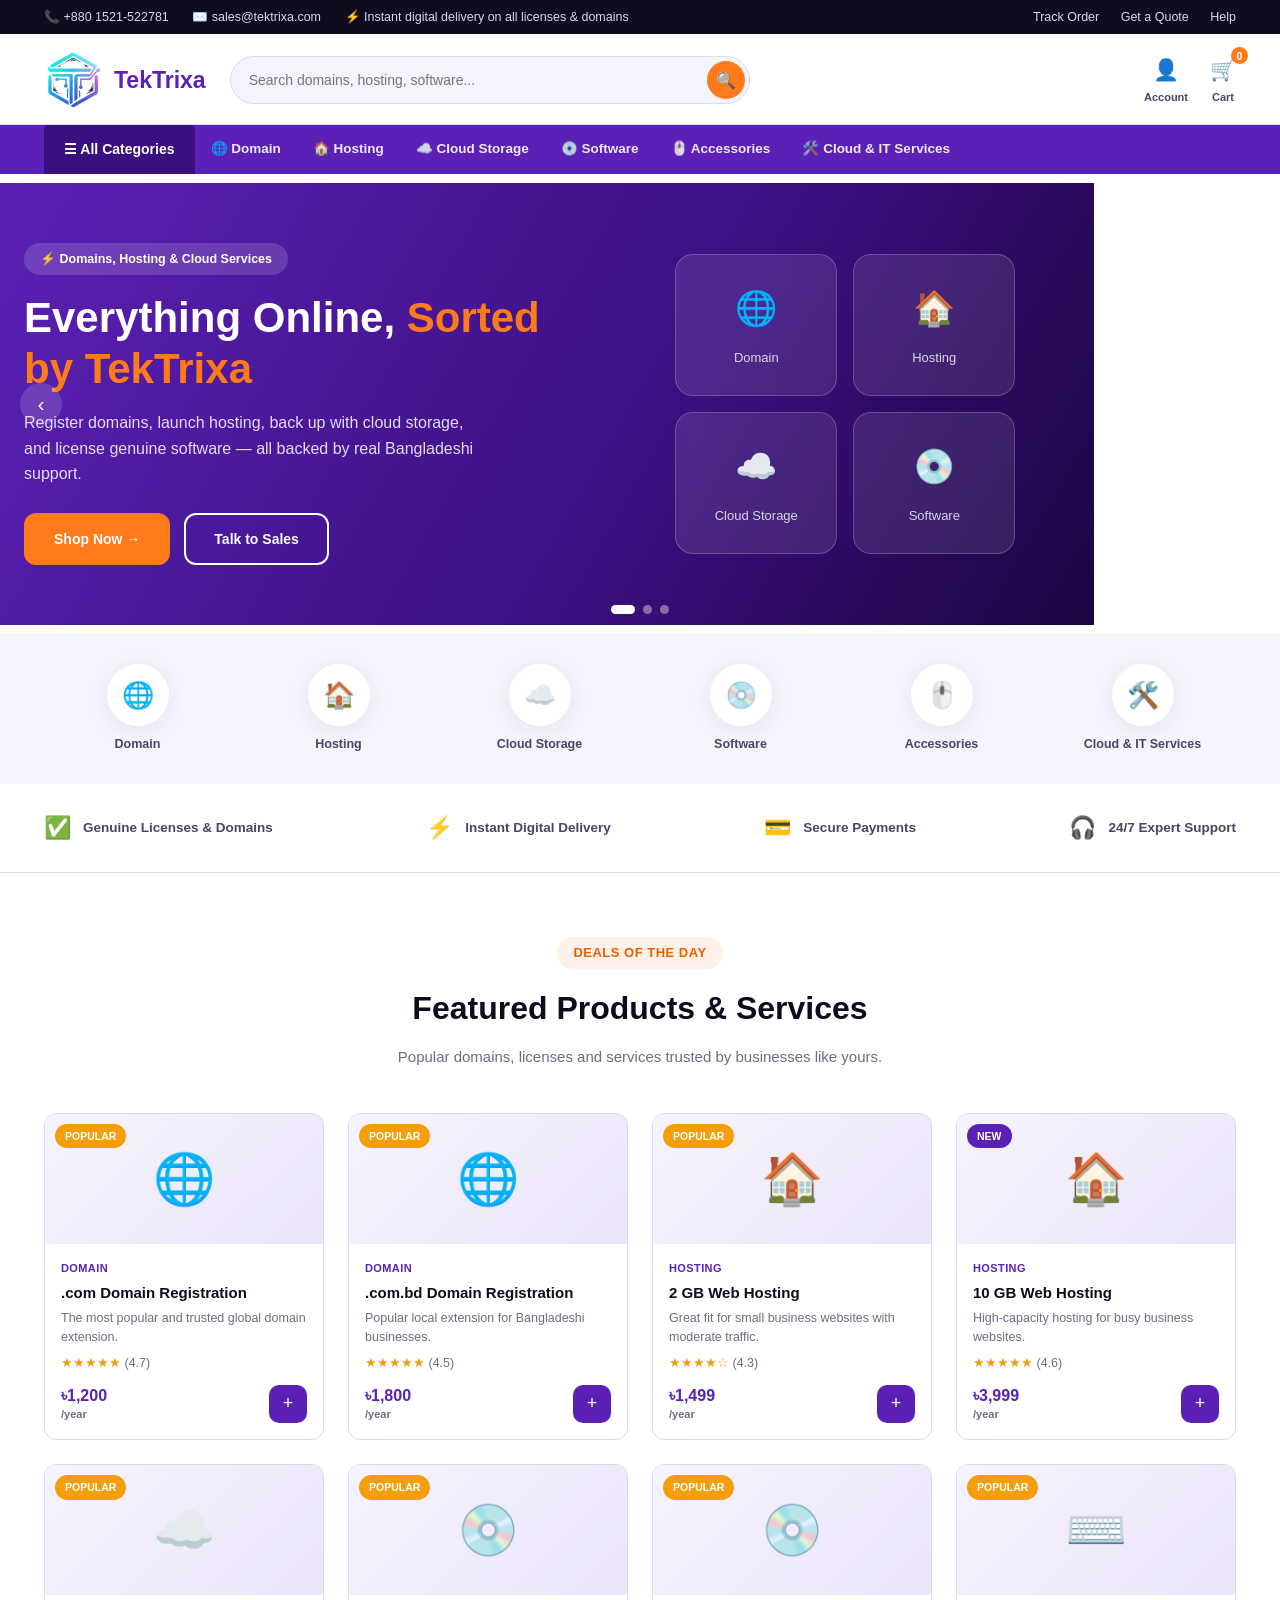
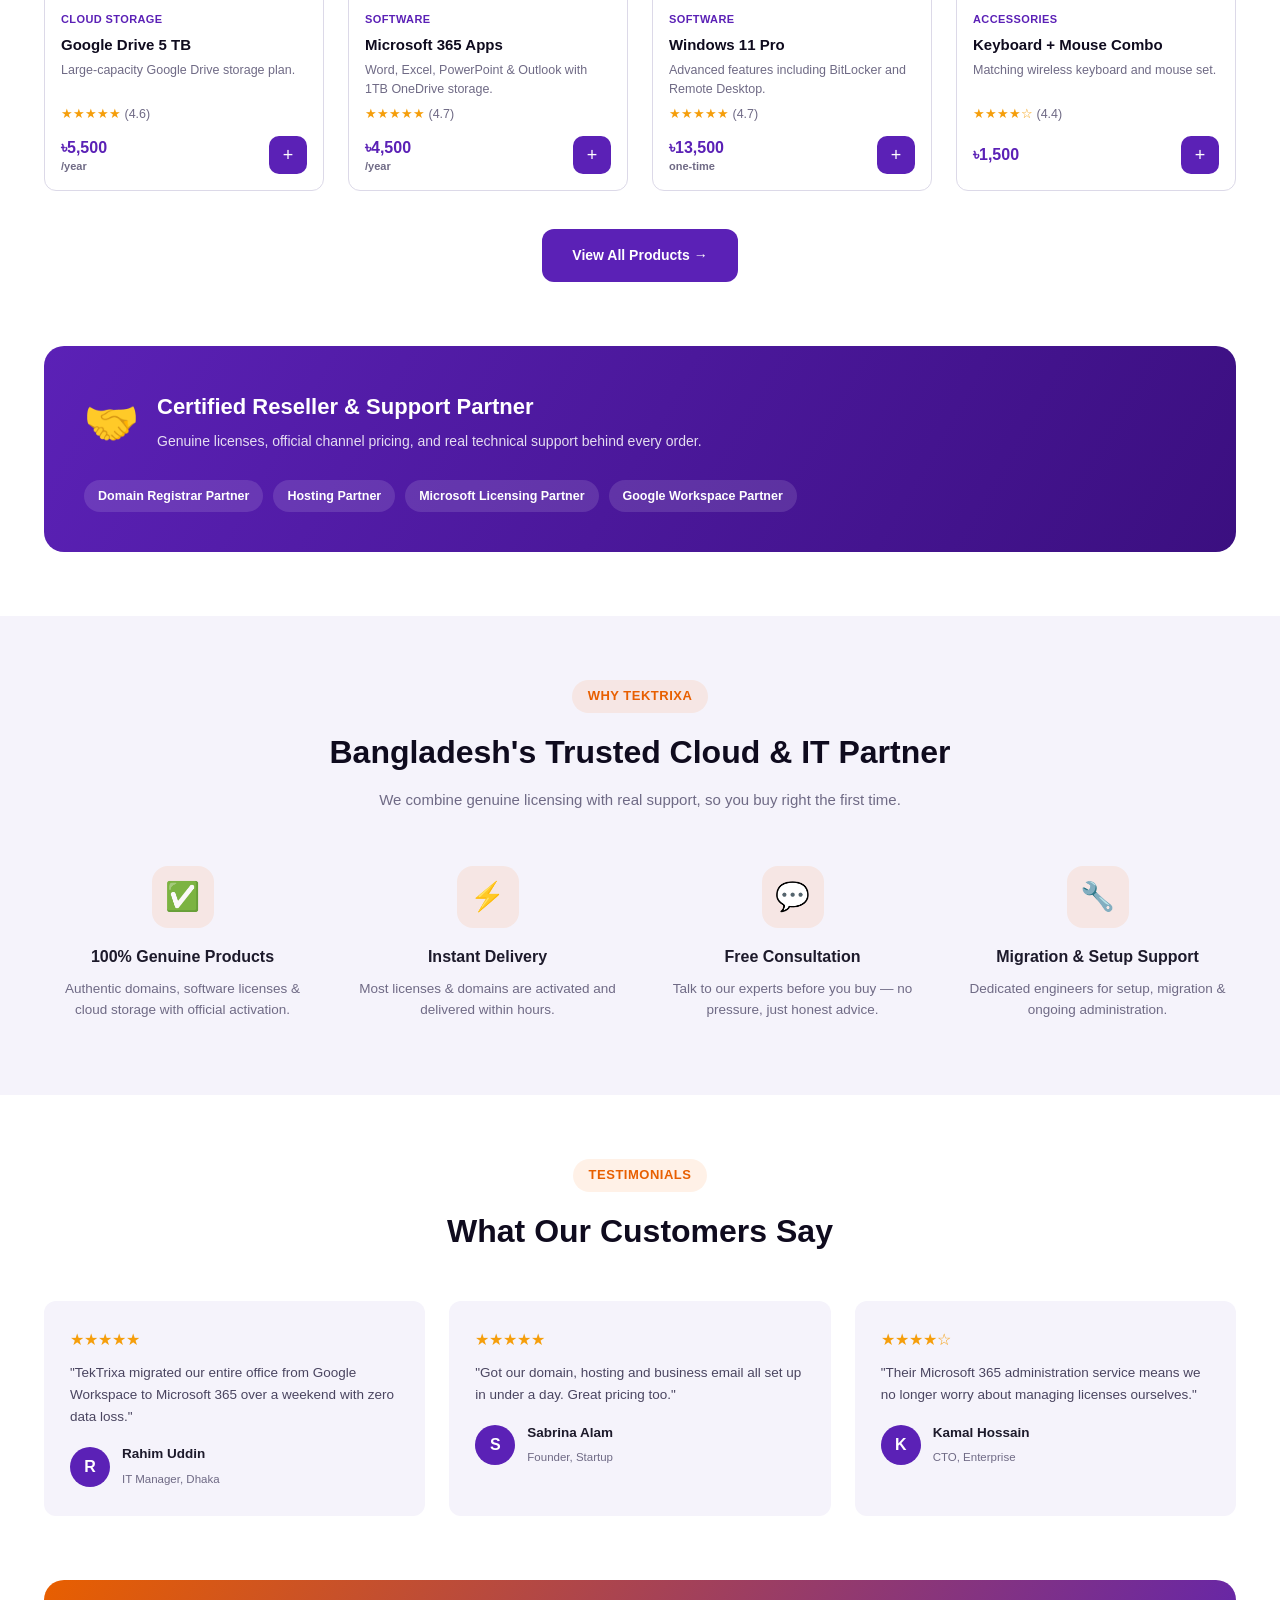
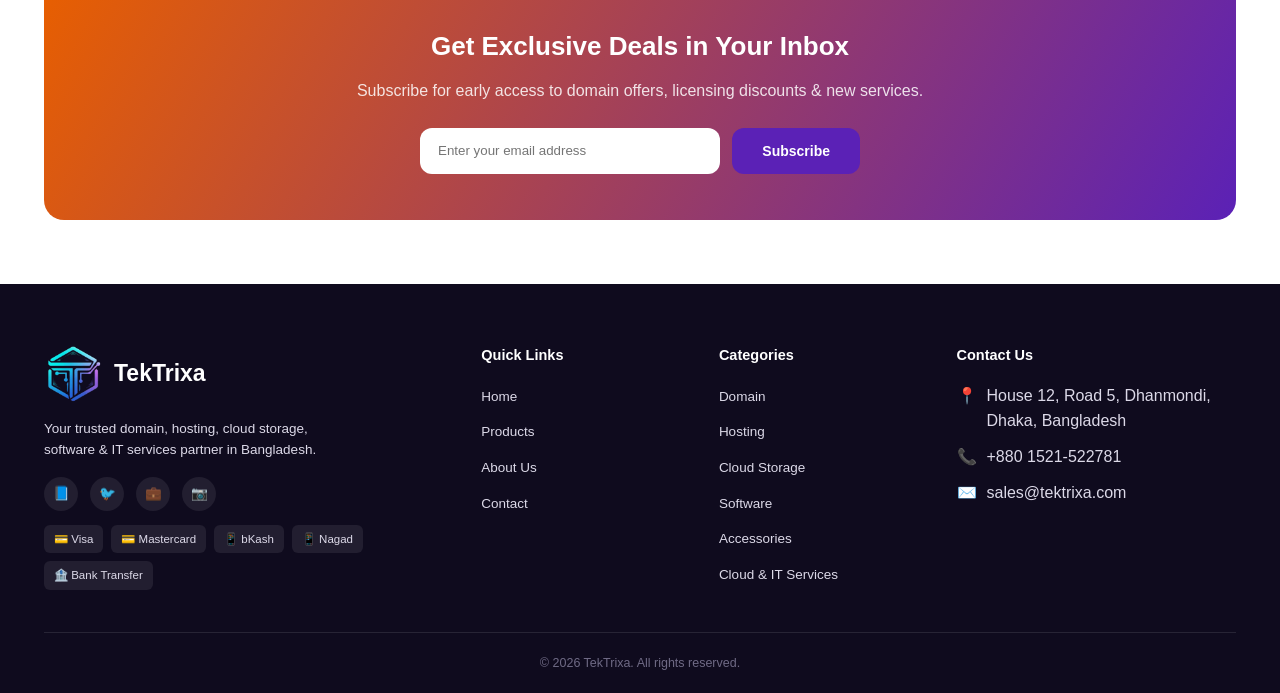
<file: index.html>
<!DOCTYPE html>
<html lang="en">
<head>
  <meta charset="UTF-8" />
  <meta name="viewport" content="width=device-width, initial-scale=1.0" />
  <title>About Us | TekTrixa</title>
  <meta name="description" content="Learn about TekTrixa — Bangladesh's trusted partner for domains, hosting, cloud storage, software licensing and IT services." />
  <link rel="icon" href="data:image/svg+xml,<svg xmlns=%22http://www.w3.org/2000/svg%22 viewBox=%220 0 100 100%22><text y=%22.9em%22 font-size=%2290%22>Ⓣ</text></svg>" />
  <link rel="stylesheet" href="css/style.css" />
  <script async src="https://pagead2.googlesyndication.com/pagead/js/adsbygoogle.js?client=ca-pub-1132807040334331"
     crossorigin="anonymous"></script>
</head>
<body>

  <div class="top-bar">
    <div class="container">
      <div class="tb-left">
        <span>📞 +880 1521-522781</span>
        <span>✉️ sales@tektrixa.com</span>
        <span>⚡ Instant digital delivery on all licenses & domains</span>
      </div>
      <div class="tb-right">
        <a href="contact.html">Track Order</a>
        <a href="contact.html">Get a Quote</a>
        <a href="contact.html">Help</a>
      </div>
    </div>
  </div>

  <!-- Navbar -->
  <header class="navbar">
    <div class="container">
      <a href="index.html" class="logo"><span><img src="image/Logo.png" width="60px" height="60px"></span> TekTrixa</a>
      <div class="navbar-search">
        <input type="text" placeholder="Search domains, hosting, software..." class="site-search" onkeydown="if(event.key==='Enter'){window.location.href='products.html?q='+encodeURIComponent(this.value)}" />
        <button onclick="window.location.href='products.html?q='+encodeURIComponent(document.querySelector('.navbar-search input').value)">🔍</button>
      </div>
      <div class="nav-actions">
        <a href="about.html" class="nav-action-item"><span class="icon">👤</span>Account</a>
        <a href="cart.html" class="nav-action-item"><span class="icon">🛒</span>Cart<span class="cart-count">0</span></a>
        <button class="hamburger" onclick="toggleMobileNav()">☰</button>
      </div>
    </div>
    <div class="mobile-nav" id="mobile-nav">
      <a href="index.html">Home</a>
      <a href="products.html">Products</a>
      <a href="about.html">About</a>
      <a href="contact.html">Contact</a>
      <a href="cart.html">Cart</a>
    </div>
  </header>

  <!-- Category nav (6 categories only) -->
  <nav class="category-nav">
    <div class="container">
      <div class="cat-nav-toggle">☰ All Categories</div>
      <div class="cat-nav-links">
        <a href="products.html?cat=domain">🌐 Domain</a>
        <a href="products.html?cat=hosting">🏠 Hosting</a>
        <a href="products.html?cat=cloudstorage">☁️ Cloud Storage</a>
        <a href="products.html?cat=software">💿 Software</a>
        <a href="products.html?cat=accessories">🖱️ Accessories</a>
        <a href="products.html?cat=itservices">🛠️ Cloud & IT Services</a>
      </div>
    </div>
  </nav>

  <!-- Hero Slider -->
  <section class="hero-slider" style="padding:0;">
    <div class="hero-slide s1 active">
      <div class="container">
        <div class="hero-text">
          <span class="tag">⚡ Domains, Hosting & Cloud Services</span>
          <h1>Everything Online, <span>Sorted by TekTrixa</span></h1>
          <p>Register domains, launch hosting, back up with cloud storage, and license genuine software — all backed by real Bangladeshi support.</p>
          <div class="hero-cta">
            <a href="products.html" class="btn btn-accent">Shop Now →</a>
            <a href="contact.html" class="btn btn-outline">Talk to Sales</a>
          </div>
        </div>
        <div class="hero-visual">
          <div class="hero-orb-grid">
            <div class="hero-orb"><div class="icon">🌐</div><span>Domain</span></div>
            <div class="hero-orb"><div class="icon">🏠</div><span>Hosting</span></div>
            <div class="hero-orb"><div class="icon">☁️</div><span>Cloud Storage</span></div>
            <div class="hero-orb"><div class="icon">💿</div><span>Software</span></div>
          </div>
        </div>
      </div>
    </div>
    <div class="hero-slide s2">
      <div class="container">
        <div class="hero-text">
          <span class="tag">🔥 New: Google → Microsoft 365 Migration</span>
          <h1>Seamless Cloud <span>Migrations</span></h1>
          <p>Switching platforms? We handle Microsoft 365, Google Workspace and email migrations with zero downtime.</p>
          <div class="hero-cta">
            <a href="products.html?cat=itservices" class="btn btn-accent">View IT Services →</a>
          </div>
        </div>
        <div class="hero-visual">
          <div class="hero-orb-grid">
            <div class="hero-orb"><div class="icon">🔁</div><span>Migration</span></div>
            <div class="hero-orb"><div class="icon">🛠️</div><span>Setup</span></div>
            <div class="hero-orb"><div class="icon">🎧</div><span>Support</span></div>
            <div class="hero-orb"><div class="icon">🔒</div><span>Security</span></div>
          </div>
        </div>
      </div>
    </div>
    <div class="hero-slide s3">
      <div class="container">
        <div class="hero-text">
          <span class="tag">🌐 Domains & Hosting Made Easy</span>
          <h1>Get Online in <span>Minutes</span></h1>
          <p>Register your domain, launch fast hosting, and back it up with secure cloud storage — all in one place.</p>
          <div class="hero-cta">
            <a href="products.html?cat=domain" class="btn btn-accent">Explore Domains & Hosting →</a>
          </div>
        </div>
        <div class="hero-visual">
          <div class="hero-orb-grid">
            <div class="hero-orb"><div class="icon">🌐</div><span>Domains</span></div>
            <div class="hero-orb"><div class="icon">🏠</div><span>Hosting</span></div>
            <div class="hero-orb"><div class="icon">☁️</div><span>Cloud Storage</span></div>
            <div class="hero-orb"><div class="icon">🔒</div><span>Free SSL</span></div>
          </div>
        </div>
      </div>
    </div>
    <button class="hero-arrow prev">‹</button>
    <button class="hero-arrow next">›</button>
    <div class="hero-dots">
      <button class="active"></button><button></button><button></button>
    </div>
  </section>

  <!-- Quick category strip (6 categories only) -->
  <div class="quickcat-strip">
    <div class="container">
      <div class="quickcat-grid">
        <a href="products.html?cat=domain" class="quickcat-item"><div class="circle">🌐</div><span>Domain</span></a>
        <a href="products.html?cat=hosting" class="quickcat-item"><div class="circle">🏠</div><span>Hosting</span></a>
        <a href="products.html?cat=cloudstorage" class="quickcat-item"><div class="circle">☁️</div><span>Cloud Storage</span></a>
        <a href="products.html?cat=software" class="quickcat-item"><div class="circle">💿</div><span>Software</span></a>
        <a href="products.html?cat=accessories" class="quickcat-item"><div class="circle">🖱️</div><span>Accessories</span></a>
        <a href="products.html?cat=itservices" class="quickcat-item"><div class="circle">🛠️</div><span>Cloud & IT Services</span></a>
      </div>
    </div>
  </div>

  <!-- Trust bar -->
  <div class="trust-bar">
    <div class="container">
      <div class="trust-item"><span class="icon">✅</span> Genuine Licenses & Domains</div>
      <div class="trust-item"><span class="icon">⚡</span> Instant Digital Delivery</div>
      <div class="trust-item"><span class="icon">💳</span> Secure Payments</div>
      <div class="trust-item"><span class="icon">🎧</span> 24/7 Expert Support</div>
    </div>
  </div>

  <!-- Featured Products -->
  <section>
    <div class="container">
      <div class="section-header">
        <span class="eyebrow">Deals of the Day</span>
        <h2>Featured Products & Services</h2>
        <p>Popular domains, licenses and services trusted by businesses like yours.</p>
      </div>
      <div class="products-grid" id="featured-products"></div>
      <div style="text-align:center; margin-top: 38px;">
        <a href="products.html" class="btn btn-primary">View All Products →</a>
      </div>
    </div>
  </section>

  <!-- Partner / Certification Banner -->
  <section style="padding-top:0;">
    <div class="container">
      <div class="store-banner">
        <div class="left">
          <div class="icon">🤝</div>
          <div>
            <h3>Certified Reseller & Support Partner</h3>
            <p>Genuine licenses, official channel pricing, and real technical support behind every order.</p>
          </div>
        </div>
        <div class="store-branch-list">
          <span>Domain Registrar Partner</span>
          <span>Hosting Partner</span>
          <span>Microsoft Licensing Partner</span>
          <span>Google Workspace Partner</span>
        </div>
      </div>
    </div>
  </section>

  <!-- Why Us -->
  <section style="background: var(--gray-100);">
    <div class="container">
      <div class="section-header">
        <span class="eyebrow">Why TekTrixa</span>
        <h2>Bangladesh's Trusted Cloud & IT Partner</h2>
        <p>We combine genuine licensing with real support, so you buy right the first time.</p>
      </div>
      <div class="why-us-grid">
        <div class="why-card"><div class="icon">✅</div><h3>100% Genuine Products</h3><p>Authentic domains, software licenses & cloud storage with official activation.</p></div>
        <div class="why-card"><div class="icon">⚡</div><h3>Instant Delivery</h3><p>Most licenses & domains are activated and delivered within hours.</p></div>
        <div class="why-card"><div class="icon">💬</div><h3>Free Consultation</h3><p>Talk to our experts before you buy — no pressure, just honest advice.</p></div>
        <div class="why-card"><div class="icon">🔧</div><h3>Migration & Setup Support</h3><p>Dedicated engineers for setup, migration & ongoing administration.</p></div>
      </div>
    </div>
  </section>

  <!-- Testimonials -->
  <section>
    <div class="container">
      <div class="section-header">
        <span class="eyebrow">Testimonials</span>
        <h2>What Our Customers Say</h2>
      </div>
      <div class="testimonials-grid">
        <div class="testimonial-card">
          <div class="stars">★★★★★</div>
          <p class="quote">"TekTrixa migrated our entire office from Google Workspace to Microsoft 365 over a weekend with zero data loss."</p>
          <div class="testimonial-author"><div class="avatar">R</div><div><strong>Rahim Uddin</strong><span>IT Manager, Dhaka</span></div></div>
        </div>
        <div class="testimonial-card">
          <div class="stars">★★★★★</div>
          <p class="quote">"Got our domain, hosting and business email all set up in under a day. Great pricing too."</p>
          <div class="testimonial-author"><div class="avatar">S</div><div><strong>Sabrina Alam</strong><span>Founder, Startup</span></div></div>
        </div>
        <div class="testimonial-card">
          <div class="stars">★★★★☆</div>
          <p class="quote">"Their Microsoft 365 administration service means we no longer worry about managing licenses ourselves."</p>
          <div class="testimonial-author"><div class="avatar">K</div><div><strong>Kamal Hossain</strong><span>CTO, Enterprise</span></div></div>
        </div>
      </div>
    </div>
  </section>

  <!-- Newsletter CTA -->
  <section style="padding-top:0;">
    <div class="container">
      <div class="cta-banner">
        <h2>Get Exclusive Deals in Your Inbox</h2>
        <p>Subscribe for early access to domain offers, licensing discounts & new services.</p>
        <form class="newsletter-form" onsubmit="handleNewsletterSubmit(event)">
          <input type="email" placeholder="Enter your email address" required />
          <button type="submit" class="btn btn-primary">Subscribe</button>
        </form>
      </div>
    </div>
  </section>

  <footer>
    <div class="container">
      <div class="footer-grid">
        <div class="footer-about">
          <div class="logo"><span> <img src="image/Logo.png" width="60px" height="60px"> </span> TekTrixa</div>
          <p>Your trusted domain, hosting, cloud storage, software & IT services partner in Bangladesh.</p>
          <div class="social-links"><a href="#">📘</a><a href="#">🐦</a><a href="#">💼</a><a href="#">📷</a></div>
          <div class="payment-badges"><span>💳 Visa</span><span>💳 Mastercard</span><span>📱 bKash</span><span>📱 Nagad</span><span>🏦 Bank Transfer</span></div>
        </div>
        <div>
          <h4>Quick Links</h4>
          <ul>
            <li><a href="index.html">Home</a></li>
            <li><a href="products.html">Products</a></li>
            <li><a href="about.html">About Us</a></li>
            <li><a href="contact.html">Contact</a></li>
          </ul>
        </div>
        <div>
          <h4>Categories</h4>
          <ul>
            <li><a href="products.html?cat=domain">Domain</a></li>
            <li><a href="products.html?cat=hosting">Hosting</a></li>
            <li><a href="products.html?cat=cloudstorage">Cloud Storage</a></li>
            <li><a href="products.html?cat=software">Software</a></li>
            <li><a href="products.html?cat=accessories">Accessories</a></li>
            <li><a href="products.html?cat=itservices">Cloud & IT Services</a></li>
          </ul>
        </div>
        <div class="footer-contact">
          <h4>Contact Us</h4>
          <ul>
            <li>📍 <span>House 12, Road 5, Dhanmondi, Dhaka, Bangladesh</span></li>
            <li>📞 <span>+880 1521-522781</span></li>
            <li>✉️ <span>sales@tektrixa.com</span></li>
          </ul>
        </div>
      </div>
      <div class="footer-bottom">© <span id="year"></span> TekTrixa. All rights reserved.</div>
    </div>
  </footer>

  <div class="toast" id="toast"></div>
  <script src="js/script.js"></script>
  <script>
    (function () {
      const params = new URLSearchParams(window.location.search);
      const cat = params.get("cat");
      const q = params.get("q");
      window.addEventListener("DOMContentLoaded", () => {
        if (cat) {
          const btn = document.querySelector(`.filter-tabs button[data-filter="${cat}"]`);
          if (btn) btn.click();
        }
        if (q) {
          document.querySelectorAll(".site-search").forEach((input) => (input.value = q));
          currentSearch = q;
          applyProductFilters();
        }
      });
    })();
  </script>
</body>
</html>
</file>
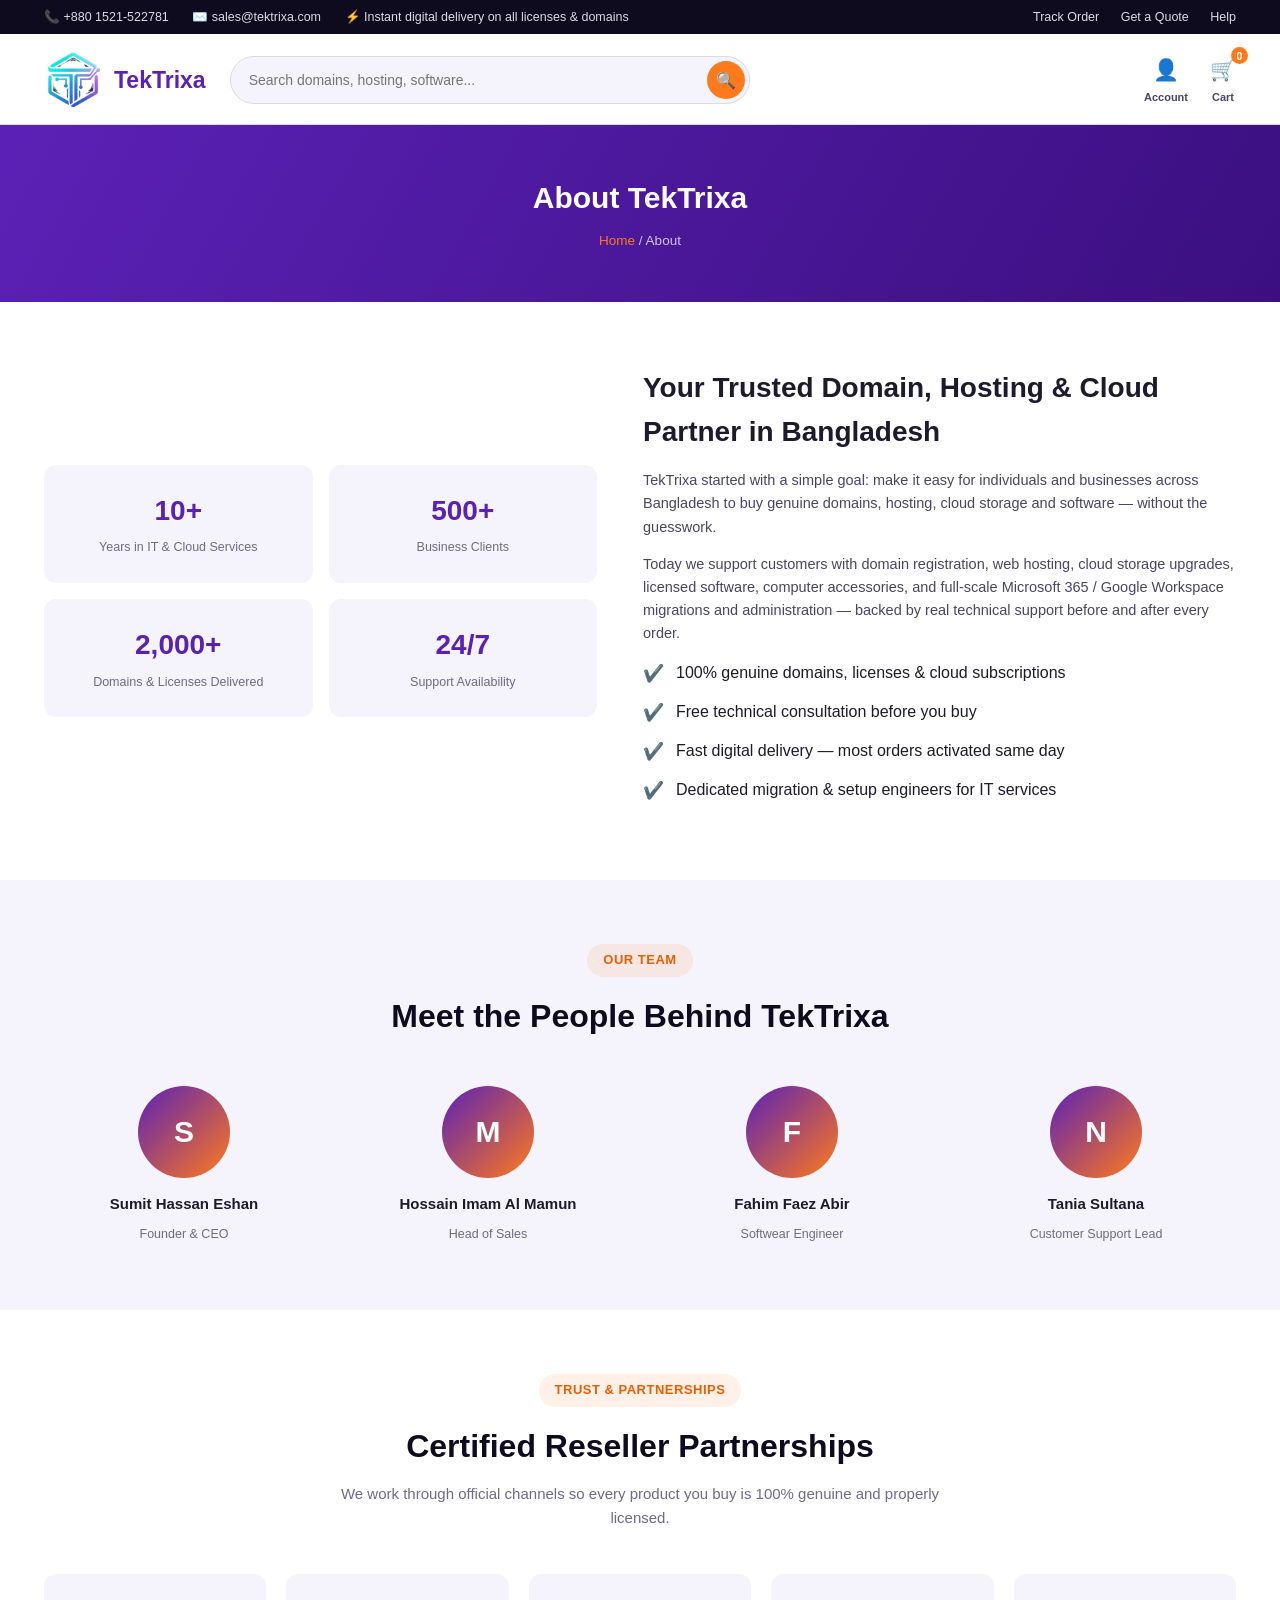
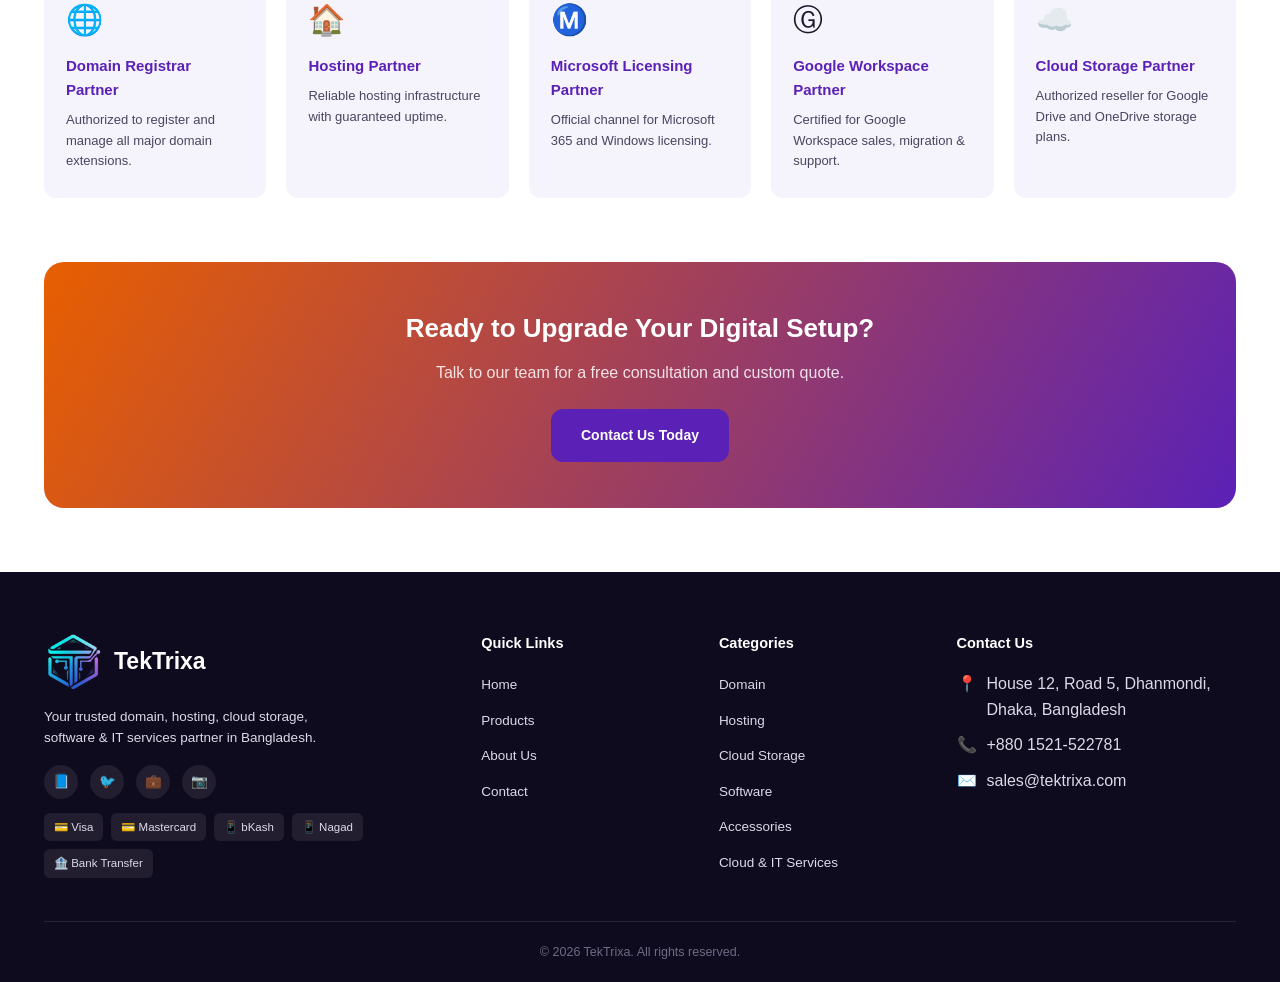
<file: about.html>
<!DOCTYPE html>
<html lang="en">
<head>
  <meta charset="UTF-8" />
  <meta name="viewport" content="width=device-width, initial-scale=1.0" />
  <title>About Us | TekTrixa</title>
  <meta name="description" content="Learn about TekTrixa — Bangladesh's trusted partner for domains, hosting, cloud storage, software licensing and IT services." />
  <link rel="icon" href="data:image/svg+xml,<svg xmlns=%22http://www.w3.org/2000/svg%22 viewBox=%220 0 100 100%22><text y=%22.9em%22 font-size=%2290%22>Ⓣ</text></svg>" />
  <link rel="stylesheet" href="css/style.css" />
  <script async src="https://pagead2.googlesyndication.com/pagead/js/adsbygoogle.js?client=ca-pub-1132807040334331"
     crossorigin="anonymous"></script>
</head>
<body>

  <div class="top-bar">
    <div class="container">
      <div class="tb-left">
        <span>📞 +880 1521-522781</span>
        <span>✉️ sales@tektrixa.com</span>
        <span>⚡ Instant digital delivery on all licenses & domains</span>
      </div>
      <div class="tb-right">
        <a href="contact.html">Track Order</a>
        <a href="contact.html">Get a Quote</a>
        <a href="contact.html">Help</a>
      </div>
    </div>
  </div>

  <header class="navbar">
    <div class="container">
      <a href="index.html" class="logo"><span><img src="image/Logo.png" width="60px" height="60px"></span> TekTrixa</a>
      <div class="navbar-search">
        <input type="text" placeholder="Search domains, hosting, software..." class="site-search" onkeydown="if(event.key==='Enter'){window.location.href='products.html?q='+encodeURIComponent(this.value)}" />
        <button onclick="window.location.href='products.html?q='+encodeURIComponent(document.querySelector('.navbar-search input').value)">🔍</button>
      </div>
      <div class="nav-actions">
        <a href="about.html" class="nav-action-item"><span class="icon">👤</span>Account</a>
        <a href="cart.html" class="nav-action-item"><span class="icon">🛒</span>Cart<span class="cart-count">0</span></a>
        <button class="hamburger" onclick="toggleMobileNav()">☰</button>
      </div>
    </div>
    <div class="mobile-nav" id="mobile-nav">
      <a href="index.html">Home</a>
      <a href="products.html">Products</a>
      <a href="about.html">About</a>
      <a href="contact.html">Contact</a>
      <a href="cart.html">Cart</a>
    </div>
  </header>

  <div class="page-header">
    <div class="container">
      <h1>About TekTrixa</h1>
      <div class="breadcrumb"><a href="index.html">Home</a> / About</div>
    </div>
  </div>

  <section>
    <div class="container">
      <div class="about-grid">
        <div class="about-visual">
          <div class="stat-box">
            <div class="card"><strong>10+</strong><span>Years in IT & Cloud Services</span></div>
            <div class="card"><strong>500+</strong><span>Business Clients</span></div>
            <div class="card"><strong>2,000+</strong><span>Domains & Licenses Delivered</span></div>
            <div class="card"><strong>24/7</strong><span>Support Availability</span></div>
          </div>
        </div>
        <div class="about-text">
          <h2>Your Trusted Domain, Hosting & Cloud Partner in Bangladesh</h2>
          <p>TekTrixa started with a simple goal: make it easy for individuals and businesses across Bangladesh to buy genuine domains, hosting, cloud storage and software — without the guesswork.</p>
          <p>Today we support customers with domain registration, web hosting, cloud storage upgrades, licensed software, computer accessories, and full-scale Microsoft 365 / Google Workspace migrations and administration — backed by real technical support before and after every order.</p>
          <ul class="mission-list">
            <li><span class="icon">✔️</span> <span>100% genuine domains, licenses & cloud subscriptions</span></li>
            <li><span class="icon">✔️</span> <span>Free technical consultation before you buy</span></li>
            <li><span class="icon">✔️</span> <span>Fast digital delivery — most orders activated same day</span></li>
            <li><span class="icon">✔️</span> <span>Dedicated migration & setup engineers for IT services</span></li>
          </ul>
        </div>
      </div>
    </div>
  </section>

  <section style="background: var(--gray-100);">
    <div class="container">
      <div class="section-header">
        <span class="eyebrow">Our Team</span>
        <h2>Meet the People Behind TekTrixa</h2>
      </div>
      <div class="team-grid">
        <div class="team-card"><div class="avatar">S</div><h3>Sumit Hassan Eshan</h3><span>Founder & CEO</span></div>
        <div class="team-card"><div class="avatar">M</div><h3>Hossain Imam Al Mamun</h3><span>Head of Sales</span></div>
        <div class="team-card"><div class="avatar">F</div><h3>Fahim Faez Abir</h3><span>Softwear Engineer</span></div>
        <div class="team-card"><div class="avatar">N</div><h3>Tania Sultana</h3><span>Customer Support Lead</span></div>
      </div>
    </div>
  </section>

  <section>
    <div class="container">
      <div class="section-header">
        <span class="eyebrow">Trust & Partnerships</span>
        <h2>Certified Reseller Partnerships</h2>
        <p>We work through official channels so every product you buy is 100% genuine and properly licensed.</p>
      </div>
      <div class="branch-grid">
        <div class="branch-card"><div class="icon">🌐</div><h4>Domain Registrar Partner</h4><p>Authorized to register and manage all major domain extensions.</p></div>
        <div class="branch-card"><div class="icon">🏠</div><h4>Hosting Partner</h4><p>Reliable hosting infrastructure with guaranteed uptime.</p></div>
        <div class="branch-card"><div class="icon">Ⓜ️</div><h4>Microsoft Licensing Partner</h4><p>Official channel for Microsoft 365 and Windows licensing.</p></div>
        <div class="branch-card"><div class="icon">Ⓖ</div><h4>Google Workspace Partner</h4><p>Certified for Google Workspace sales, migration & support.</p></div>
        <div class="branch-card"><div class="icon">☁️</div><h4>Cloud Storage Partner</h4><p>Authorized reseller for Google Drive and OneDrive storage plans.</p></div>
      </div>
    </div>
  </section>

  <section style="padding-top:0;">
    <div class="container">
      <div class="cta-banner">
        <h2>Ready to Upgrade Your Digital Setup?</h2>
        <p>Talk to our team for a free consultation and custom quote.</p>
        <a href="contact.html" class="btn btn-primary">Contact Us Today</a>
      </div>
    </div>
  </section>

  <footer>
    <div class="container">
      <div class="footer-grid">
        <div class="footer-about">
          <div class="logo"><span> <img src="image/Logo.png" width="60px" height="60px"> </span> TekTrixa</div>
          <p>Your trusted domain, hosting, cloud storage, software & IT services partner in Bangladesh.</p>
          <div class="social-links"><a href="#">📘</a><a href="#">🐦</a><a href="#">💼</a><a href="#">📷</a></div>
          <div class="payment-badges"><span>💳 Visa</span><span>💳 Mastercard</span><span>📱 bKash</span><span>📱 Nagad</span><span>🏦 Bank Transfer</span></div>
        </div>
        <div>
          <h4>Quick Links</h4>
          <ul>
            <li><a href="index.html">Home</a></li>
            <li><a href="products.html">Products</a></li>
            <li><a href="about.html">About Us</a></li>
            <li><a href="contact.html">Contact</a></li>
          </ul>
        </div>
        <div>
          <h4>Categories</h4>
          <ul>
            <li><a href="products.html?cat=domain">Domain</a></li>
            <li><a href="products.html?cat=hosting">Hosting</a></li>
            <li><a href="products.html?cat=cloudstorage">Cloud Storage</a></li>
            <li><a href="products.html?cat=software">Software</a></li>
            <li><a href="products.html?cat=accessories">Accessories</a></li>
            <li><a href="products.html?cat=itservices">Cloud & IT Services</a></li>
          </ul>
        </div>
        <div class="footer-contact">
          <h4>Contact Us</h4>
          <ul>
            <li>📍 <span>House 12, Road 5, Dhanmondi, Dhaka, Bangladesh</span></li>
            <li>📞 <span>+880 1521-522781</span></li>
            <li>✉️ <span>sales@tektrixa.com</span></li>
          </ul>
        </div>
      </div>
      <div class="footer-bottom">© <span id="year"></span> TekTrixa. All rights reserved.</div>
    </div>
  </footer>

  <div class="toast" id="toast"></div>
  <script src="js/script.js"></script>
  <script>
    (function () {
      const params = new URLSearchParams(window.location.search);
      const cat = params.get("cat");
      const q = params.get("q");
      window.addEventListener("DOMContentLoaded", () => {
        if (cat) {
          const btn = document.querySelector(`.filter-tabs button[data-filter="${cat}"]`);
          if (btn) btn.click();
        }
        if (q) {
          document.querySelectorAll(".site-search").forEach((input) => (input.value = q));
          currentSearch = q;
          applyProductFilters();
        }
      });
    })();
  </script>
</body>
</html>
</file>
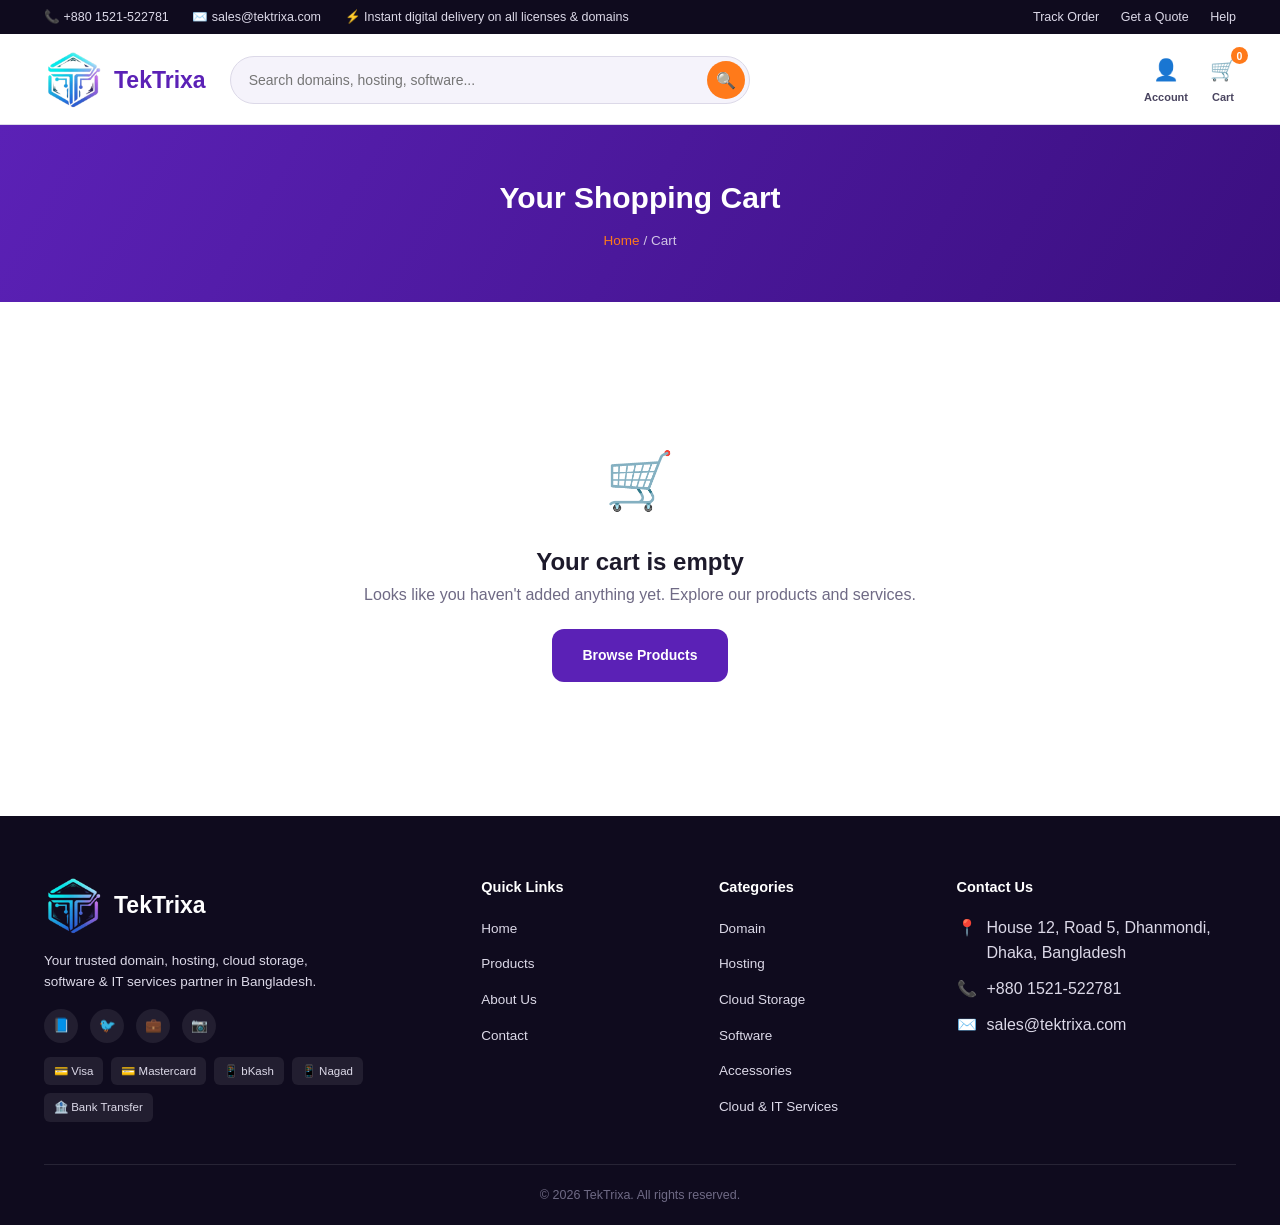
<file: cart.html>
<!DOCTYPE html>
<html lang="en">
<head>
  <meta charset="UTF-8" />
  <meta name="viewport" content="width=device-width, initial-scale=1.0" />
  <title>About Us | TekTrixa</title>
  <meta name="description" content="Learn about TekTrixa — Bangladesh's trusted partner for domains, hosting, cloud storage, software licensing and IT services." />
  <link rel="icon" href="data:image/svg+xml,<svg xmlns=%22http://www.w3.org/2000/svg%22 viewBox=%220 0 100 100%22><text y=%22.9em%22 font-size=%2290%22>Ⓣ</text></svg>" />
  <link rel="stylesheet" href="css/style.css" />
  <script async src="https://pagead2.googlesyndication.com/pagead/js/adsbygoogle.js?client=ca-pub-1132807040334331"
     crossorigin="anonymous"></script>
</head>
<body>

  <div class="top-bar">
    <div class="container">
      <div class="tb-left">
        <span>📞 +880 1521-522781</span>
        <span>✉️ sales@tektrixa.com</span>
        <span>⚡ Instant digital delivery on all licenses & domains</span>
      </div>
      <div class="tb-right">
        <a href="contact.html">Track Order</a>
        <a href="contact.html">Get a Quote</a>
        <a href="contact.html">Help</a>
      </div>
    </div>
  </div>

  <header class="navbar">
    <div class="container">
      <a href="index.html" class="logo"><span><img src="image/Logo.png" width="60px" height="60px"></span> TekTrixa</a>
      <div class="navbar-search">
        <input type="text" placeholder="Search domains, hosting, software..." class="site-search" onkeydown="if(event.key==='Enter'){window.location.href='products.html?q='+encodeURIComponent(this.value)}" />
        <button onclick="window.location.href='products.html?q='+encodeURIComponent(document.querySelector('.navbar-search input').value)">🔍</button>
      </div>
      <div class="nav-actions">
        <a href="about.html" class="nav-action-item"><span class="icon">👤</span>Account</a>
        <a href="cart.html" class="nav-action-item"><span class="icon">🛒</span>Cart<span class="cart-count">0</span></a>
        <button class="hamburger" onclick="toggleMobileNav()">☰</button>
      </div>
    </div>
    <div class="mobile-nav" id="mobile-nav">
      <a href="index.html">Home</a>
      <a href="products.html">Products</a>
      <a href="about.html">About</a>
      <a href="contact.html">Contact</a>
      <a href="cart.html">Cart</a>
    </div>
  </header>

  <div class="page-header">
    <div class="container">
      <h1>Your Shopping Cart</h1>
      <div class="breadcrumb"><a href="index.html">Home</a> / Cart</div>
    </div>
  </div>

  <section>
    <div class="container">

      <div class="empty-cart" id="empty-cart-state" style="display:none;">
        <div class="icon">🛒</div>
        <h2>Your cart is empty</h2>
        <p>Looks like you haven't added anything yet. Explore our products and services.</p>
        <a href="products.html" class="btn btn-primary">Browse Products</a>
      </div>

      <div class="cart-wrap" id="cart-content">
        <div>
          <table class="cart-table">
            <thead><tr><th>Product / Service</th><th>Price</th><th>Quantity</th><th>Subtotal</th><th></th></tr></thead>
            <tbody id="cart-items-body"></tbody>
          </table>
        </div>
        <div class="summary-card">
          <h3>Order Summary</h3>
          <div class="summary-row"><span>Subtotal</span><span id="cart-subtotal">৳0</span></div>
          <div class="summary-row total"><span>Estimated Total</span><span id="cart-total">৳0</span></div>
          <a href="#" id="checkout-whatsapp-btn" class="btn btn-accent btn-block" style="margin-top:20px;" target="_blank">🟢 Checkout via WhatsApp</a>
          <a href="#" id="checkout-email-btn" class="btn btn-primary btn-block" style="margin-top:12px;">✉️ Checkout via Email</a>
          <p class="form-note">This is a demo storefront: orders/quote requests are sent directly to our team via WhatsApp or Email for confirmation. Note: subscription items (e.g. "/year", "/month") are billed per the term shown — quantity represents number of licenses/units. Final invoice will reflect your confirmed term and quantity. Payment via bKash, Nagad, bank transfer or card.</p>
        </div>
      </div>

    </div>
  </section>

  <footer>
    <div class="container">
      <div class="footer-grid">
        <div class="footer-about">
          <div class="logo"><span> <img src="image/Logo.png" width="60px" height="60px"> </span> TekTrixa</div>
          <p>Your trusted domain, hosting, cloud storage, software & IT services partner in Bangladesh.</p>
          <div class="social-links"><a href="#">📘</a><a href="#">🐦</a><a href="#">💼</a><a href="#">📷</a></div>
          <div class="payment-badges"><span>💳 Visa</span><span>💳 Mastercard</span><span>📱 bKash</span><span>📱 Nagad</span><span>🏦 Bank Transfer</span></div>
        </div>
        <div>
          <h4>Quick Links</h4>
          <ul>
            <li><a href="index.html">Home</a></li>
            <li><a href="products.html">Products</a></li>
            <li><a href="about.html">About Us</a></li>
            <li><a href="contact.html">Contact</a></li>
          </ul>
        </div>
        <div>
          <h4>Categories</h4>
          <ul>
            <li><a href="products.html?cat=domain">Domain</a></li>
            <li><a href="products.html?cat=hosting">Hosting</a></li>
            <li><a href="products.html?cat=cloudstorage">Cloud Storage</a></li>
            <li><a href="products.html?cat=software">Software</a></li>
            <li><a href="products.html?cat=accessories">Accessories</a></li>
            <li><a href="products.html?cat=itservices">Cloud & IT Services</a></li>
          </ul>
        </div>
        <div class="footer-contact">
          <h4>Contact Us</h4>
          <ul>
            <li>📍 <span>House 12, Road 5, Dhanmondi, Dhaka, Bangladesh</span></li>
            <li>📞 <span>+880 1521-522781</span></li>
            <li>✉️ <span>sales@tektrixa.com</span></li>
          </ul>
        </div>
      </div>
      <div class="footer-bottom">© <span id="year"></span> TekTrixa. All rights reserved.</div>
    </div>
  </footer>

  <div class="toast" id="toast"></div>
  <script src="js/script.js"></script>
  <script>
    (function () {
      const params = new URLSearchParams(window.location.search);
      const cat = params.get("cat");
      const q = params.get("q");
      window.addEventListener("DOMContentLoaded", () => {
        if (cat) {
          const btn = document.querySelector(`.filter-tabs button[data-filter="${cat}"]`);
          if (btn) btn.click();
        }
        if (q) {
          document.querySelectorAll(".site-search").forEach((input) => (input.value = q));
          currentSearch = q;
          applyProductFilters();
        }
      });
    })();
  </script>
</body>
</html>
</file>
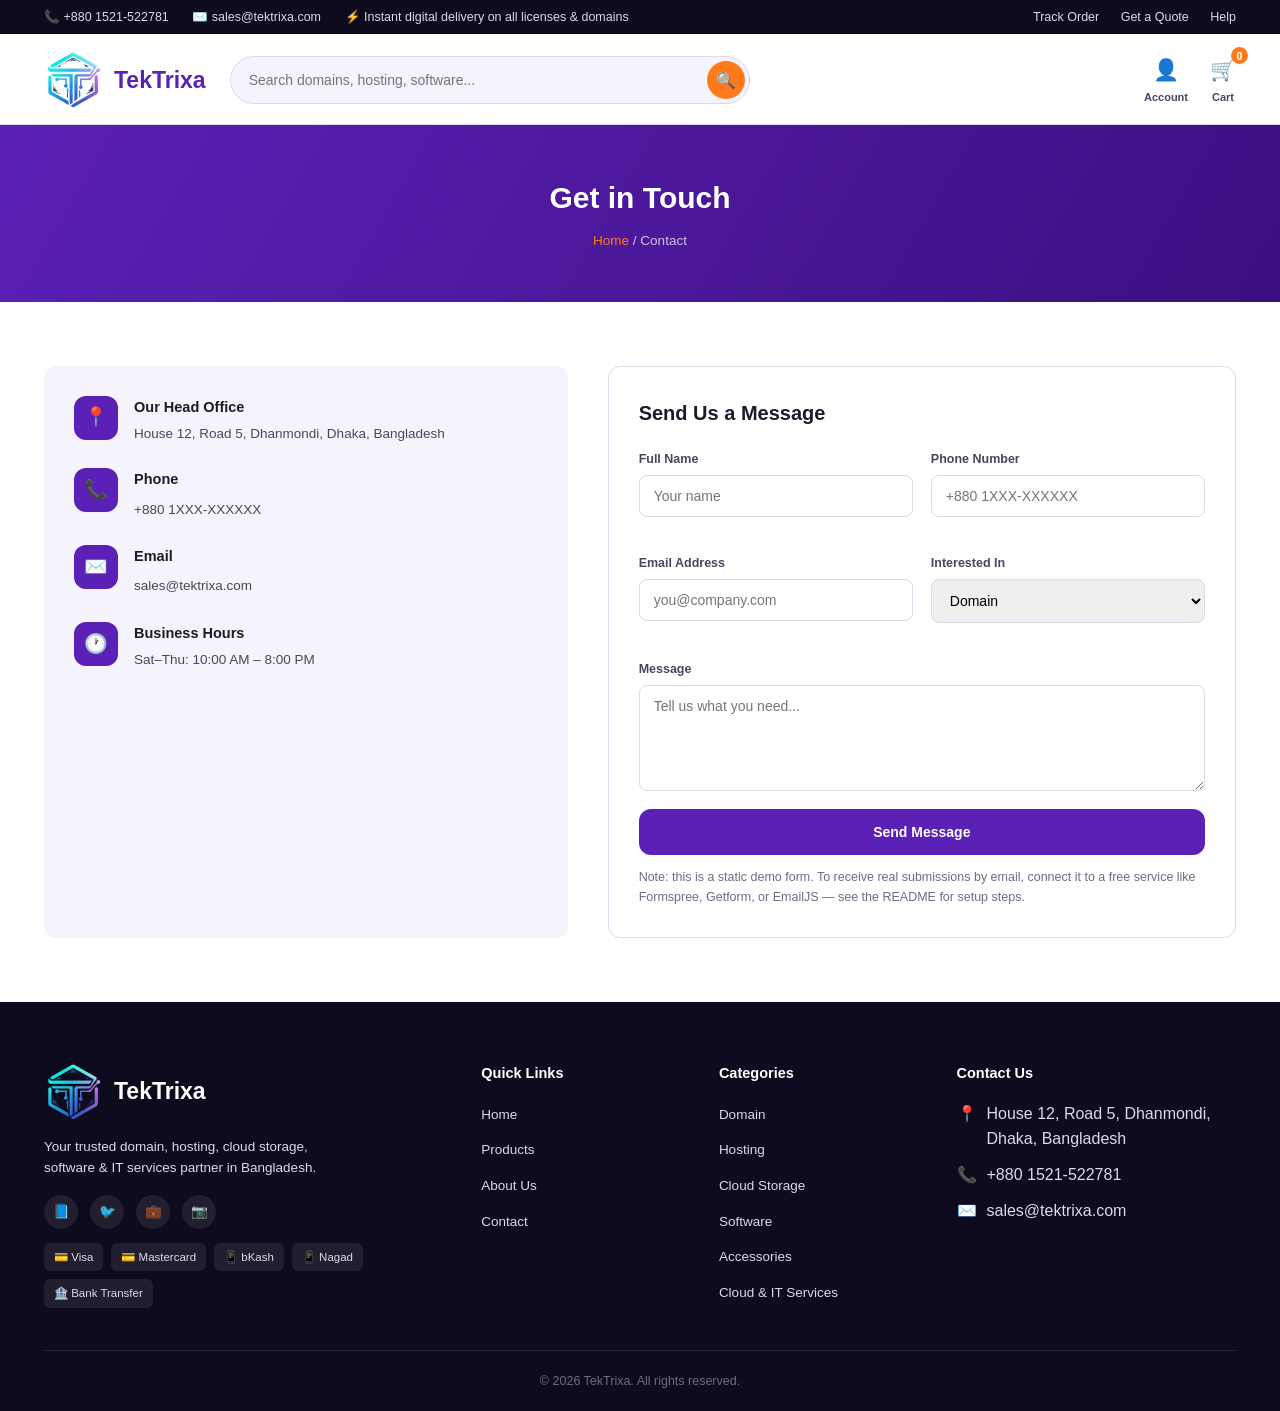
<file: contact.html>
<!DOCTYPE html>
<html lang="en">
<head>
  <meta charset="UTF-8" />
  <meta name="viewport" content="width=device-width, initial-scale=1.0" />
  <title>About Us | TekTrixa</title>
  <meta name="description" content="Learn about TekTrixa — Bangladesh's trusted partner for domains, hosting, cloud storage, software licensing and IT services." />
  <link rel="icon" href="data:image/svg+xml,<svg xmlns=%22http://www.w3.org/2000/svg%22 viewBox=%220 0 100 100%22><text y=%22.9em%22 font-size=%2290%22>Ⓣ</text></svg>" />
  <link rel="stylesheet" href="css/style.css" />
  <script async src="https://pagead2.googlesyndication.com/pagead/js/adsbygoogle.js?client=ca-pub-1132807040334331"
     crossorigin="anonymous"></script>
</head>
<body>

  <div class="top-bar">
    <div class="container">
      <div class="tb-left">
        <span>📞 +880 1521-522781</span>
        <span>✉️ sales@tektrixa.com</span>
        <span>⚡ Instant digital delivery on all licenses & domains</span>
      </div>
      <div class="tb-right">
        <a href="contact.html">Track Order</a>
        <a href="contact.html">Get a Quote</a>
        <a href="contact.html">Help</a>
      </div>
    </div>
  </div>

  <header class="navbar">
    <div class="container">
      <a href="index.html" class="logo"><span><img src="image/Logo.png" width="60px" height="60px"></span> TekTrixa</a>
      <div class="navbar-search">
        <input type="text" placeholder="Search domains, hosting, software..." class="site-search" onkeydown="if(event.key==='Enter'){window.location.href='products.html?q='+encodeURIComponent(this.value)}" />
        <button onclick="window.location.href='products.html?q='+encodeURIComponent(document.querySelector('.navbar-search input').value)">🔍</button>
      </div>
      <div class="nav-actions">
        <a href="about.html" class="nav-action-item"><span class="icon">👤</span>Account</a>
        <a href="cart.html" class="nav-action-item"><span class="icon">🛒</span>Cart<span class="cart-count">0</span></a>
        <button class="hamburger" onclick="toggleMobileNav()">☰</button>
      </div>
    </div>
    <div class="mobile-nav" id="mobile-nav">
      <a href="index.html">Home</a>
      <a href="products.html">Products</a>
      <a href="about.html">About</a>
      <a href="contact.html">Contact</a>
      <a href="cart.html">Cart</a>
    </div>
  </header>

  <div class="page-header">
    <div class="container">
      <h1>Get in Touch</h1>
      <div class="breadcrumb"><a href="index.html">Home</a> / Contact</div>
    </div>
  </div>

  <section>
    <div class="container">
      <div class="contact-wrap">
        <div class="contact-info-card">
          <div class="item"><div class="icon">📍</div><div><h4>Our Head Office</h4><p>House 12, Road 5, Dhanmondi, Dhaka, Bangladesh</p></div></div>
          <div class="item"><div class="icon">📞</div><div><h4>Phone</h4><a href="tel:+8801XXXXXXXXX">+880 1XXX-XXXXXX</a></div></div>
          <div class="item"><div class="icon">✉️</div><div><h4>Email</h4><a href="mailto:sales@tektrixa.com">sales@tektrixa.com</a></div></div>
          <div class="item"><div class="icon">🕐</div><div><h4>Business Hours</h4><p>Sat–Thu: 10:00 AM – 8:00 PM</p></div></div>
          <div class="map-box">
            <iframe src="https://www.openstreetmap.org/export/embed.html?bbox=90.40%2C23.77%2C90.43%2C23.79&layer=mapnik" width="100%" height="100%" style="border:0;" loading="lazy"></iframe>
          </div>
        </div>

        <div class="contact-form-card">
          <h3 style="font-size:20px; margin-bottom:20px;">Send Us a Message</h3>
          <form onsubmit="handleContactSubmit(event)">
            <div class="form-row">
              <div class="form-group"><label>Full Name</label><input type="text" required placeholder="Your name" /></div>
              <div class="form-group"><label>Phone Number</label><input type="tel" required placeholder="+880 1XXX-XXXXXX" /></div>
            </div>
            <div class="form-row">
              <div class="form-group"><label>Email Address</label><input type="email" required placeholder="you@company.com" /></div>
              <div class="form-group">
                <label>Interested In</label>
                <select>
                  <option>Domain</option>
                  <option>Hosting</option>
                  <option>Cloud Storage</option>
                  <option>Software</option>
                  <option>Accessories</option>
                  <option>Cloud & IT Services</option>
                  <option>Other / General Inquiry</option>
                </select>
              </div>
            </div>
            <div class="form-group"><label>Message</label><textarea rows="5" required placeholder="Tell us what you need..."></textarea></div>
            <button type="submit" class="btn btn-primary btn-block">Send Message</button>
            <p class="form-note">Note: this is a static demo form. To receive real submissions by email, connect it to a free service like Formspree, Getform, or EmailJS — see the README for setup steps.</p>
          </form>
        </div>
      </div>
    </div>
  </section>

  <footer>
    <div class="container">
      <div class="footer-grid">
        <div class="footer-about">
          <div class="logo"><span> <img src="image/Logo.png" width="60px" height="60px"> </span> TekTrixa</div>
          <p>Your trusted domain, hosting, cloud storage, software & IT services partner in Bangladesh.</p>
          <div class="social-links"><a href="#">📘</a><a href="#">🐦</a><a href="#">💼</a><a href="#">📷</a></div>
          <div class="payment-badges"><span>💳 Visa</span><span>💳 Mastercard</span><span>📱 bKash</span><span>📱 Nagad</span><span>🏦 Bank Transfer</span></div>
        </div>
        <div>
          <h4>Quick Links</h4>
          <ul>
            <li><a href="index.html">Home</a></li>
            <li><a href="products.html">Products</a></li>
            <li><a href="about.html">About Us</a></li>
            <li><a href="contact.html">Contact</a></li>
          </ul>
        </div>
        <div>
          <h4>Categories</h4>
          <ul>
            <li><a href="products.html?cat=domain">Domain</a></li>
            <li><a href="products.html?cat=hosting">Hosting</a></li>
            <li><a href="products.html?cat=cloudstorage">Cloud Storage</a></li>
            <li><a href="products.html?cat=software">Software</a></li>
            <li><a href="products.html?cat=accessories">Accessories</a></li>
            <li><a href="products.html?cat=itservices">Cloud & IT Services</a></li>
          </ul>
        </div>
        <div class="footer-contact">
          <h4>Contact Us</h4>
          <ul>
            <li>📍 <span>House 12, Road 5, Dhanmondi, Dhaka, Bangladesh</span></li>
            <li>📞 <span>+880 1521-522781</span></li>
            <li>✉️ <span>sales@tektrixa.com</span></li>
          </ul>
        </div>
      </div>
      <div class="footer-bottom">© <span id="year"></span> TekTrixa. All rights reserved.</div>
    </div>
  </footer>

  <div class="toast" id="toast"></div>
  <script src="js/script.js"></script>
  <script>
    (function () {
      const params = new URLSearchParams(window.location.search);
      const cat = params.get("cat");
      const q = params.get("q");
      window.addEventListener("DOMContentLoaded", () => {
        if (cat) {
          const btn = document.querySelector(`.filter-tabs button[data-filter="${cat}"]`);
          if (btn) btn.click();
        }
        if (q) {
          document.querySelectorAll(".site-search").forEach((input) => (input.value = q));
          currentSearch = q;
          applyProductFilters();
        }
      });
    })();
  </script>
</body>
</html>
</file>
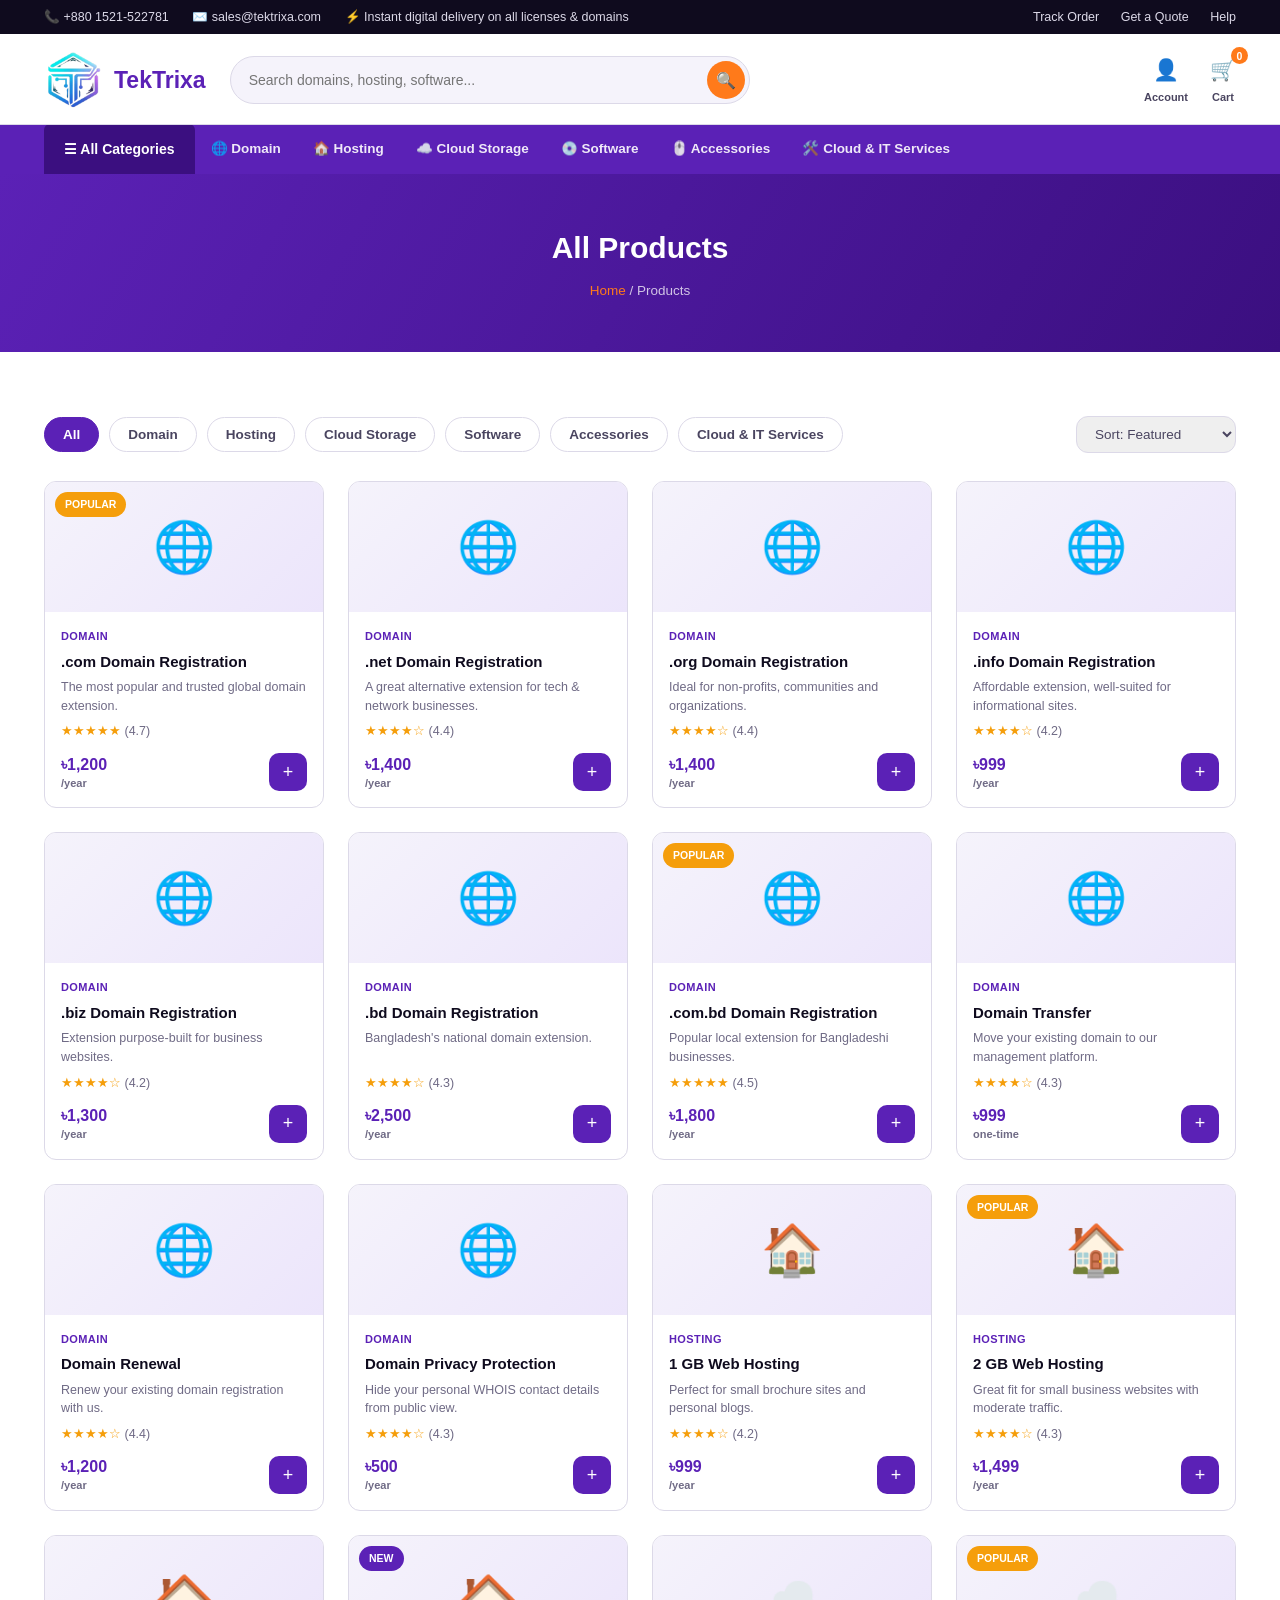
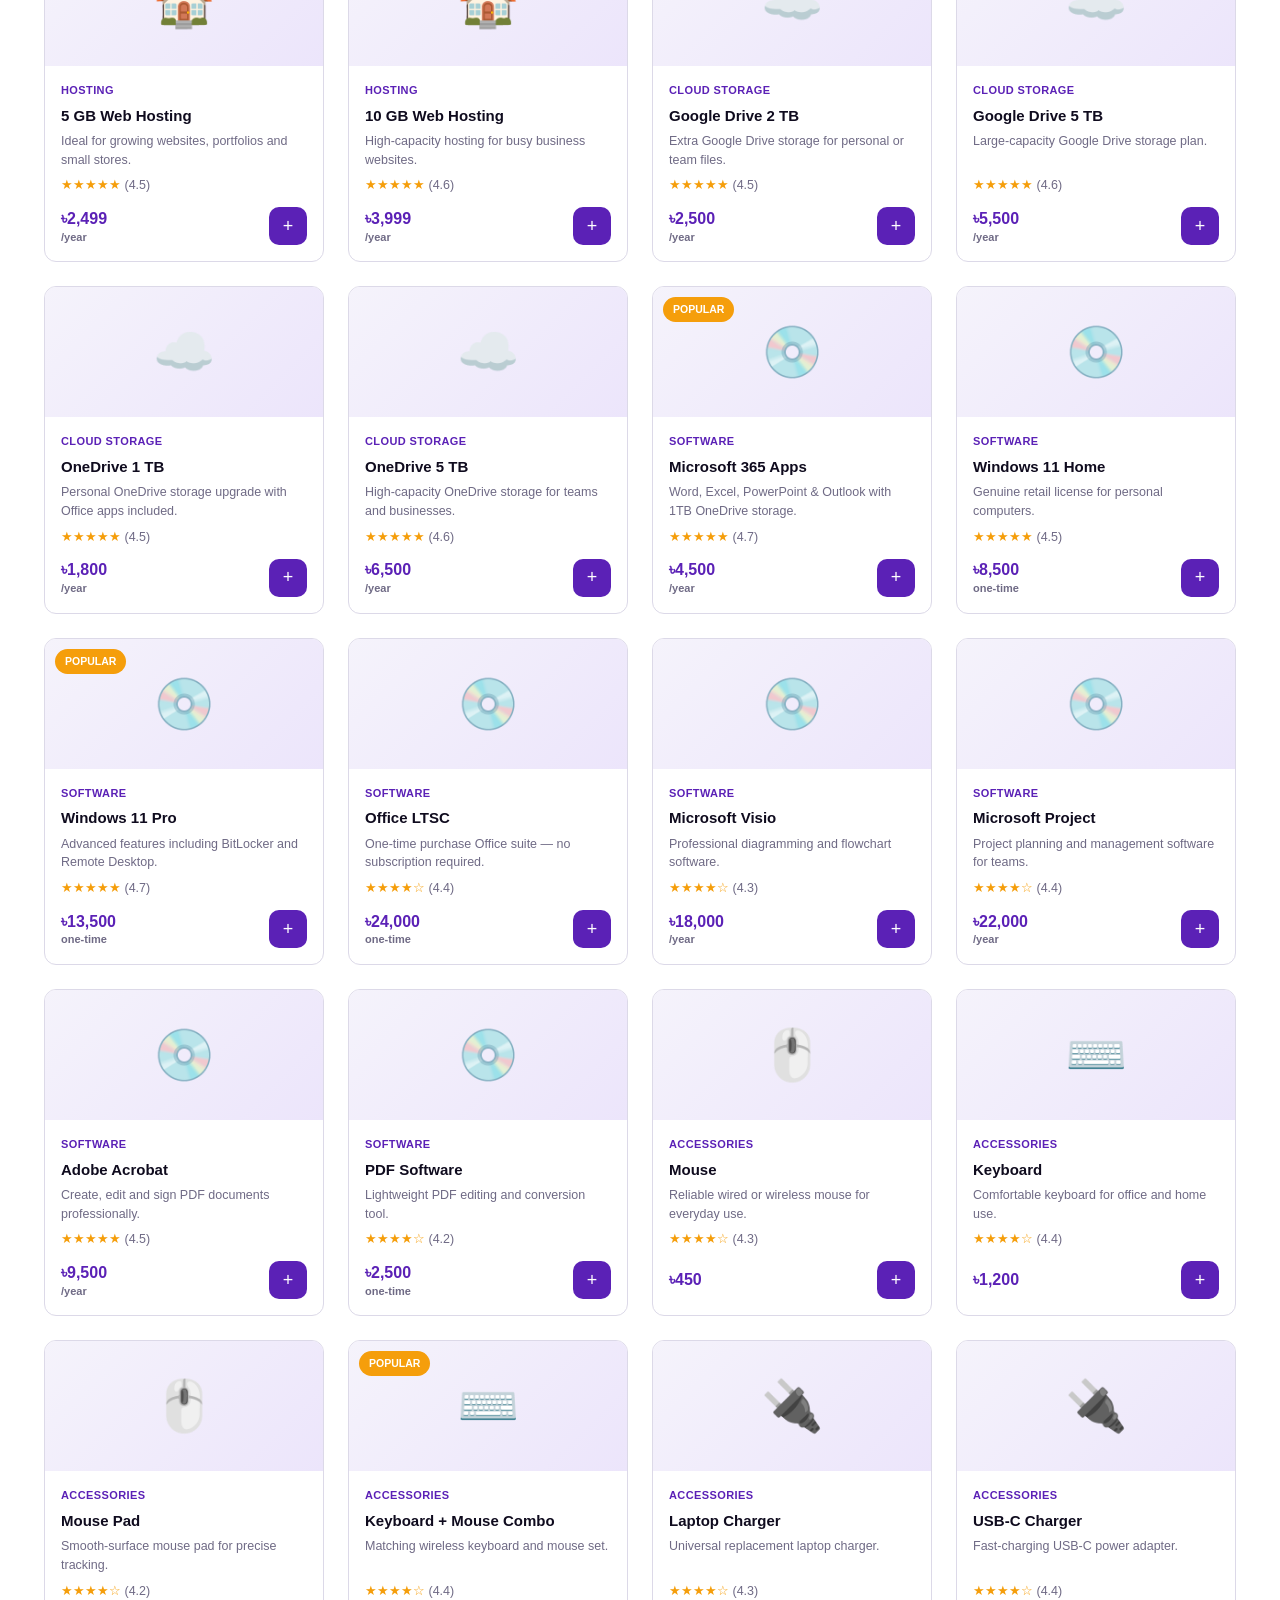
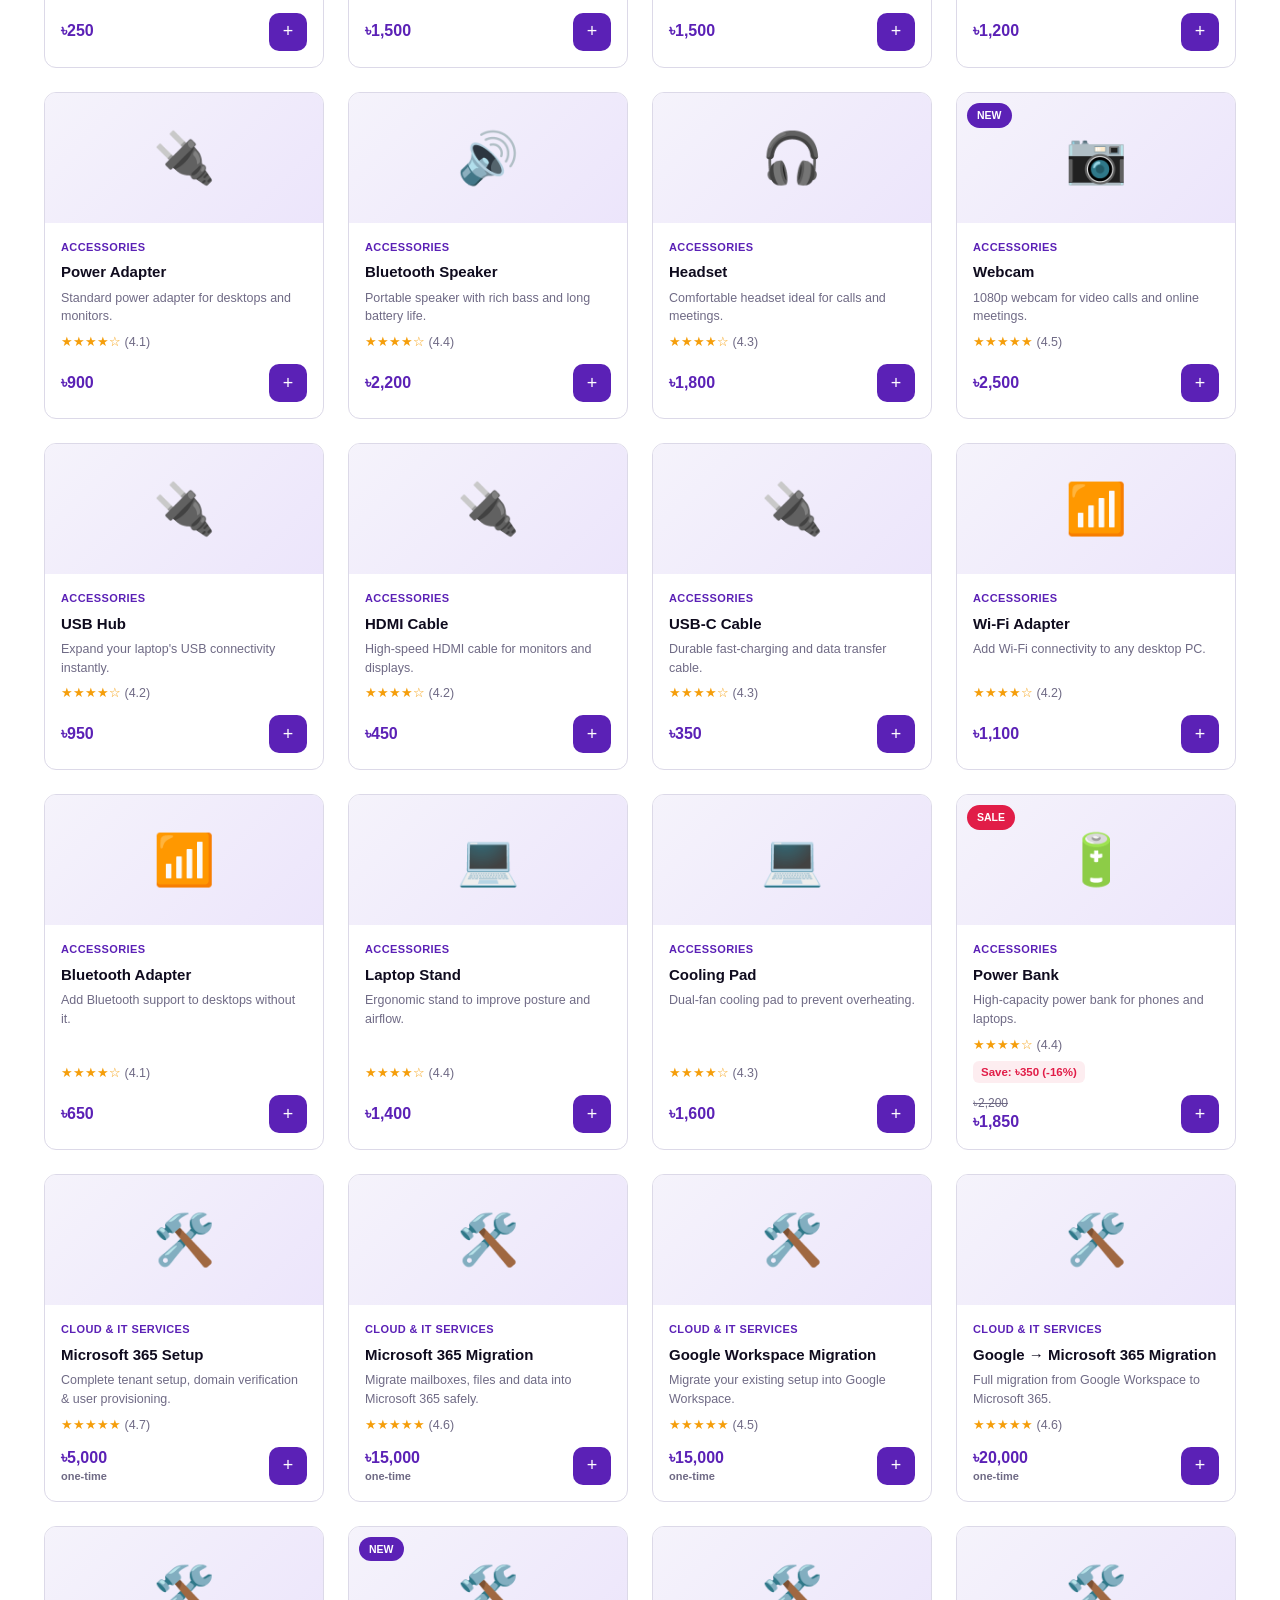
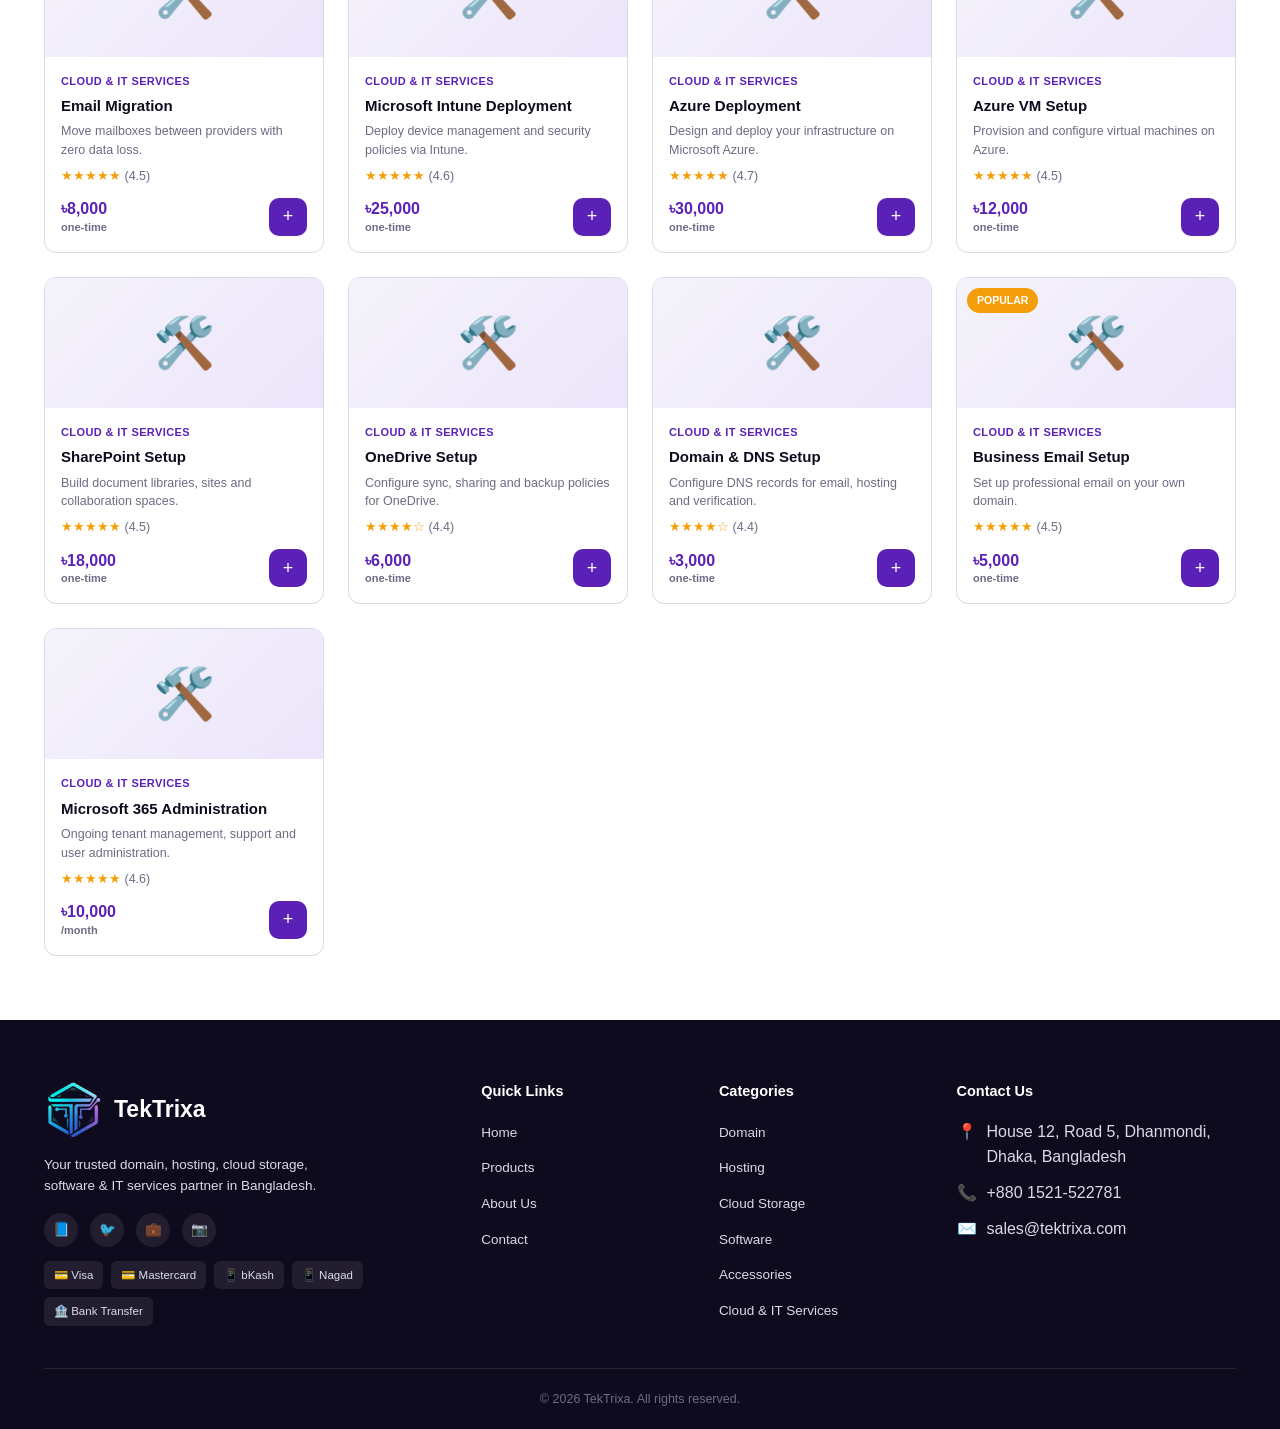
<file: products.html>
<!DOCTYPE html>
<html lang="en">
<head>
  <meta charset="UTF-8" />
  <meta name="viewport" content="width=device-width, initial-scale=1.0" />
  <title>About Us | TekTrixa</title>
  <meta name="description" content="Learn about TekTrixa — Bangladesh's trusted partner for domains, hosting, cloud storage, software licensing and IT services." />
  <link rel="icon" href="data:image/svg+xml,<svg xmlns=%22http://www.w3.org/2000/svg%22 viewBox=%220 0 100 100%22><text y=%22.9em%22 font-size=%2290%22>Ⓣ</text></svg>" />
  <link rel="stylesheet" href="css/style.css" />
  <script async src="https://pagead2.googlesyndication.com/pagead/js/adsbygoogle.js?client=ca-pub-1132807040334331"
     crossorigin="anonymous"></script>
</head>
<body>

  <div class="top-bar">
    <div class="container">
      <div class="tb-left">
        <span>📞 +880 1521-522781</span>
        <span>✉️ sales@tektrixa.com</span>
        <span>⚡ Instant digital delivery on all licenses & domains</span>
      </div>
      <div class="tb-right">
        <a href="contact.html">Track Order</a>
        <a href="contact.html">Get a Quote</a>
        <a href="contact.html">Help</a>
      </div>
    </div>
  </div>

  <header class="navbar">
    <div class="container">
      <a href="index.html" class="logo"><span><img src="image/Logo.png" width="60px" height="60px"></span> TekTrixa</a>
      <div class="navbar-search">
        <input type="text" placeholder="Search domains, hosting, software..." class="site-search" />
        <button onclick="document.querySelector('.site-search').dispatchEvent(new Event('input'))">🔍</button>
      </div>
      <div class="nav-actions">
        <a href="about.html" class="nav-action-item"><span class="icon">👤</span>Account</a>
        <a href="cart.html" class="nav-action-item"><span class="icon">🛒</span>Cart<span class="cart-count">0</span></a>
        <button class="hamburger" onclick="toggleMobileNav()">☰</button>
      </div>
    </div>
    <div class="mobile-nav" id="mobile-nav">
      <a href="index.html">Home</a>
      <a href="products.html">Products</a>
      <a href="about.html">About</a>
      <a href="contact.html">Contact</a>
      <a href="cart.html">Cart</a>
    </div>
  </header>

  <nav class="category-nav">
    <div class="container">
      <div class="cat-nav-toggle">☰ All Categories</div>
      <div class="cat-nav-links">
        <a href="products.html?cat=domain">🌐 Domain</a>
        <a href="products.html?cat=hosting">🏠 Hosting</a>
        <a href="products.html?cat=cloudstorage">☁️ Cloud Storage</a>
        <a href="products.html?cat=software">💿 Software</a>
        <a href="products.html?cat=accessories">🖱️ Accessories</a>
        <a href="products.html?cat=itservices">🛠️ Cloud & IT Services</a>
      </div>
    </div>
  </nav>

  <div class="page-header">
    <div class="container">
      <h1>All Products</h1>
      <div class="breadcrumb"><a href="index.html">Home</a> / Products</div>
    </div>
  </div>

  <section>
    <div class="container">
      <div class="products-toolbar">
        <div class="filter-tabs">
          <button data-filter="all" class="active">All</button>
          <button data-filter="domain">Domain</button>
          <button data-filter="hosting">Hosting</button>
          <button data-filter="cloudstorage">Cloud Storage</button>
          <button data-filter="software">Software</button>
          <button data-filter="accessories">Accessories</button>
          <button data-filter="itservices">Cloud & IT Services</button>
        </div>
        <select class="sort-select" id="sort-select">
          <option value="default">Sort: Featured</option>
          <option value="price-asc">Price: Low to High</option>
          <option value="price-desc">Price: High to Low</option>
          <option value="rating">Highest Rated</option>
        </select>
      </div>
      <div class="products-grid" id="all-products"></div>
    </div>
  </section>

  <footer>
    <div class="container">
      <div class="footer-grid">
        <div class="footer-about">
          <div class="logo"><span> <img src="image/Logo.png" width="60px" height="60px"> </span> TekTrixa</div>
          <p>Your trusted domain, hosting, cloud storage, software & IT services partner in Bangladesh.</p>
          <div class="social-links"><a href="#">📘</a><a href="#">🐦</a><a href="#">💼</a><a href="#">📷</a></div>
          <div class="payment-badges"><span>💳 Visa</span><span>💳 Mastercard</span><span>📱 bKash</span><span>📱 Nagad</span><span>🏦 Bank Transfer</span></div>
        </div>
        <div>
          <h4>Quick Links</h4>
          <ul>
            <li><a href="index.html">Home</a></li>
            <li><a href="products.html">Products</a></li>
            <li><a href="about.html">About Us</a></li>
            <li><a href="contact.html">Contact</a></li>
          </ul>
        </div>
        <div>
          <h4>Categories</h4>
          <ul>
            <li><a href="products.html?cat=domain">Domain</a></li>
            <li><a href="products.html?cat=hosting">Hosting</a></li>
            <li><a href="products.html?cat=cloudstorage">Cloud Storage</a></li>
            <li><a href="products.html?cat=software">Software</a></li>
            <li><a href="products.html?cat=accessories">Accessories</a></li>
            <li><a href="products.html?cat=itservices">Cloud & IT Services</a></li>
          </ul>
        </div>
        <div class="footer-contact">
          <h4>Contact Us</h4>
          <ul>
            <li>📍 <span>House 12, Road 5, Dhanmondi, Dhaka, Bangladesh</span></li>
            <li>📞 <span>+880 1521-522781</span></li>
            <li>✉️ <span>sales@tektrixa.com</span></li>
          </ul>
        </div>
      </div>
      <div class="footer-bottom">© <span id="year"></span> TekTrixa. All rights reserved.</div>
    </div>
  </footer>

  <div class="toast" id="toast"></div>
  <script src="js/script.js"></script>
  <script>
    (function () {
      const params = new URLSearchParams(window.location.search);
      const cat = params.get("cat");
      const q = params.get("q");
      window.addEventListener("DOMContentLoaded", () => {
        if (cat) {
          const btn = document.querySelector(`.filter-tabs button[data-filter="${cat}"]`);
          if (btn) btn.click();
        }
        if (q) {
          document.querySelectorAll(".site-search").forEach((input) => (input.value = q));
          currentSearch = q;
          applyProductFilters();
        }
      });
    })();
  </script>
</body>
</html>
</file>
<file: css/style.css>
/* ==========================================================================
   TekTrixa — Domains, Hosting, Cloud Storage, Software & IT Services
   Global Stylesheet
   ========================================================================== */

:root {
  --primary: #5b21b6;
  --primary-dark: #3b0f80;
  --primary-light: #7c3aed;
  --accent: #ff7a1a;
  --accent-dark: #e85f00;
  --dark: #0f0b1e;
  --gray-900: #1d1a2b;
  --gray-700: #4a4560;
  --gray-500: #6f6a85;
  --gray-300: #dcd9e8;
  --gray-100: #f5f3fb;
  --white: #ffffff;
  --success: #16a34a;
  --danger: #e11d48;
  --gold: #f59e0b;
  --radius: 12px;
  --shadow: 0 4px 20px rgba(91, 33, 182, 0.08);
  --shadow-lg: 0 14px 40px rgba(91, 33, 182, 0.16);
  --max-width: 1240px;
  --transition: all 0.25s ease;
}

* { margin: 0; padding: 0; box-sizing: border-box; }
html { scroll-behavior: smooth; }
body {
  font-family: 'Segoe UI', -apple-system, BlinkMacSystemFont, Roboto, Helvetica, Arial, sans-serif;
  color: var(--gray-900);
  background: var(--white);
  line-height: 1.6;
}
img { max-width: 100%; display: block; }
a { text-decoration: none; color: inherit; }
ul { list-style: none; }
button { font-family: inherit; cursor: pointer; border: none; background: none; }

.container { max-width: var(--max-width); margin: 0 auto; padding: 0 24px; }
section { padding: 64px 0; }

.section-header { text-align: center; max-width: 640px; margin: 0 auto 44px; }
.section-header .eyebrow {
  display: inline-block; color: var(--accent-dark); background: rgba(255,122,26,0.1);
  padding: 6px 16px; border-radius: 999px; font-size: 13px; font-weight: 700;
  letter-spacing: 0.5px; text-transform: uppercase; margin-bottom: 14px;
}
.section-header h2 { font-size: 32px; margin-bottom: 10px; color: var(--dark); }
.section-header p { color: var(--gray-500); font-size: 15px; }

/* ---------- Buttons ---------- */
.btn {
  display: inline-flex; align-items: center; justify-content: center; gap: 8px;
  padding: 13px 28px; border-radius: var(--radius); font-weight: 700; font-size: 14px;
  transition: var(--transition); cursor: pointer; border: 2px solid transparent;
}
.btn-primary { background: var(--primary); color: var(--white); }
.btn-primary:hover { background: var(--primary-dark); transform: translateY(-2px); }
.btn-accent { background: var(--accent); color: var(--white); }
.btn-accent:hover { background: var(--accent-dark); transform: translateY(-2px); }
.btn-outline { background: transparent; border-color: var(--white); color: var(--white); }
.btn-outline:hover { background: var(--white); color: var(--primary); }
.btn-block { width: 100%; }
.btn-sm { padding: 8px 16px; font-size: 13px; }

/* ---------- Utility Top Bar ---------- */
.top-bar { background: var(--dark); color: var(--gray-300); font-size: 12.5px; padding: 7px 0; }
.top-bar .container { display: flex; justify-content: space-between; flex-wrap: wrap; gap: 8px; }
.top-bar a { color: var(--gray-300); }
.top-bar .tb-left span { margin-right: 20px; }
.top-bar .tb-right a { margin-left: 18px; }
.top-bar .tb-right a:hover { color: var(--accent); }

/* ---------- Navbar (search + actions) ---------- */
/* Flex order below controls left-to-right visual placement:
   nav-actions (Account/Cart) = order -1  -> appears FIRST (far left)
   logo                        = order 0  -> appears second
   navbar-search                = order 0  -> appears last, fills remaining space */
.navbar {
  position: sticky;
  top: 0;
  z-index: 200;
  background: var(--white);
  box-shadow: 0 1px 0 var(--gray-300);
}

.navbar .container {
  display: flex;
  align-items: center;
  gap: 24px;
  padding-top: 16px;
  padding-bottom: 14px;
}

.logo {
  display: flex;
  align-items: center;
  gap: 10px;
  font-size: 23px;
  font-weight: 800;
  color: var(--primary);
  flex-shrink: 0;
}

.logo .logo-mark {
  width: 40px;
  height: 40px;
  border-radius: 10px;
  background: linear-gradient(135deg, var(--primary), var(--accent));
  display: flex;
  align-items: center;
  justify-content: center;
  color: var(--white);
  font-size: 17px;
  font-weight: 800;
}

.navbar-search {
  flex: 1;
  display: flex;
  align-items: center;
  background: var(--gray-100);
  border: 1px solid var(--gray-300);
  border-radius: 999px;
  padding: 4px 4px 4px 18px;
  max-width: 520px;
}

.navbar-search input {
  flex: 1;
  border: none;
  background: transparent;
  outline: none;
  font-size: 14px;
  padding: 8px 0;
}

.navbar-search button {
  background: var(--accent);
  color: var(--white);
  width: 38px;
  height: 38px;
  border-radius: 999px;
  display: flex;
  align-items: center;
  justify-content: center;
  font-size: 16px;
  flex-shrink: 0;
}

.nav-actions {
  display: flex;
  align-items: center;
  gap: 22px;
  flex-shrink: 0;
  margin-left: auto; /* keeps Account + Cart on the RIGHT side of the navbar */
}

.nav-action-item {
  display: flex;
  flex-direction: column;
  align-items: center;
  font-size: 11px;
  color: var(--gray-700);
  position: relative;
  font-weight: 600;
}

.nav-action-item .icon {
  font-size: 21px;
  margin-bottom: 2px;
}

.cart-count {
  position: absolute;
  top: -6px;
  right: -12px;
  background: var(--accent);
  color: var(--white);
  font-size: 10.5px;
  font-weight: 700;
  min-width: 17px;
  height: 17px;
  border-radius: 999px;
  display: flex;
  align-items: center;
  justify-content: center;
  padding: 0 4px;
}

.hamburger {
  display: none;
  font-size: 26px;
}

/* ---------- Mega Category Nav ---------- */
.category-nav { background: var(--primary); position: relative; z-index: 150; }
.category-nav .container { display: flex; align-items: stretch; }
.cat-nav-toggle {
  display: flex; align-items: center; gap: 10px; color: var(--white); font-weight: 700; font-size: 14px;
  background: var(--primary-dark); padding: 14px 20px; flex-shrink: 0; border-radius: 6px 6px 0 0;
}
.cat-nav-links { display: flex; overflow-x: auto; scrollbar-width: none; }
.cat-nav-links::-webkit-scrollbar { display: none; }
.cat-nav-links a {
  color: rgba(255,255,255,0.9); font-size: 13.5px; font-weight: 600; padding: 14px 16px;
  white-space: nowrap; display: flex; align-items: center; gap: 6px; transition: var(--transition);
}
.cat-nav-links a:hover { background: rgba(255,255,255,0.1); color: var(--white); }

/* ---------- Hero Slider ---------- */
.hero-slider { position: relative; overflow: hidden; min-height: 460px; display: flex; align-items: center; }
.hero-slide {
  position: absolute; inset: 0; display: flex; align-items: center; opacity: 0; pointer-events: none;
  transition: opacity 0.6s ease; padding: 60px 0;
}
.hero-slide.active { opacity: 1; pointer-events: auto; position: relative; }
.hero-slide.s1 { background: linear-gradient(120deg, #5b21b6 0%, #3b0f80 60%, #1a0640 100%); }
.hero-slide.s2 { background: linear-gradient(120deg, #b91c1c 0%, #7f1d1d 60%, #2c0808 100%); }
.hero-slide.s3 { background: linear-gradient(120deg, #0e7490 0%, #155e75 60%, #082f36 100%); }
.hero-slide .container { display: flex; align-items: center; gap: 48px; flex-wrap: wrap; position: relative; z-index: 2; }
.hero-text { flex: 1 1 440px; color: var(--white); }
.hero-text .tag { display: inline-block; background: rgba(255,255,255,0.15); color: var(--white); padding: 6px 16px; border-radius: 999px; font-size: 12.5px; font-weight: 700; margin-bottom: 18px; }
.hero-text h1 { font-size: 42px; line-height: 1.2; margin-bottom: 16px; }
.hero-text h1 span { color: var(--accent); }
.hero-text p { font-size: 16px; color: rgba(255,255,255,0.85); margin-bottom: 26px; max-width: 460px; }
.hero-cta { display: flex; gap: 14px; flex-wrap: wrap; }
.hero-visual { flex: 1 1 340px; display: flex; align-items: center; justify-content: center; }
.hero-orb-grid { display: grid; grid-template-columns: 1fr 1fr; gap: 16px; width: 100%; max-width: 340px; }
.hero-orb {
  background: rgba(255,255,255,0.1); border: 1px solid rgba(255,255,255,0.2); border-radius: 18px;
  padding: 26px 14px; text-align: center; backdrop-filter: blur(6px); color: var(--white);
}
.hero-orb .icon { font-size: 34px; margin-bottom: 8px; }
.hero-orb span { font-size: 13px; color: rgba(255,255,255,0.8); }
.hero-dots { position: absolute; bottom: 20px; left: 50%; transform: translateX(-50%); display: flex; gap: 8px; z-index: 3; }
.hero-dots button { width: 9px; height: 9px; border-radius: 50%; background: rgba(255,255,255,0.4); transition: var(--transition); }
.hero-dots button.active { background: var(--white); width: 24px; border-radius: 5px; }
.hero-arrow { position: absolute; top: 50%; transform: translateY(-50%); z-index: 3; width: 42px; height: 42px; border-radius: 50%; background: rgba(255,255,255,0.15); color: var(--white); font-size: 20px; display: flex; align-items: center; justify-content: center; transition: var(--transition); }
.hero-arrow:hover { background: rgba(255,255,255,0.3); }
.hero-arrow.prev { left: 20px; }
.hero-arrow.next { right: 20px; }

/* ---------- Featured Category Strip ---------- */
.quickcat-strip { background: var(--gray-100); padding: 30px 0; }
.quickcat-grid { display: flex; justify-content: space-between; gap: 14px; flex-wrap: wrap; }
.quickcat-item { display: flex; flex-direction: column; align-items: center; gap: 8px; flex: 1 1 100px; text-align: center; }
.quickcat-item .circle {
  width: 62px; height: 62px; border-radius: 50%; background: var(--white); box-shadow: var(--shadow);
  display: flex; align-items: center; justify-content: center; font-size: 26px; transition: var(--transition);
}
.quickcat-item:hover .circle { background: var(--primary); color: var(--white); transform: translateY(-4px); }
.quickcat-item span { font-size: 12.5px; font-weight: 600; color: var(--gray-700); }

/* ---------- Trust / Info bar ---------- */
.trust-bar { background: var(--white); border-bottom: 1px solid var(--gray-300); padding: 26px 0; }
.trust-bar .container { display: flex; justify-content: space-between; flex-wrap: wrap; gap: 20px; }
.trust-item { display: flex; align-items: center; gap: 12px; color: var(--gray-700); font-weight: 600; font-size: 13.5px; }
.trust-item .icon { font-size: 22px; color: var(--primary); }

/* ---------- Partner / Certification Banner ---------- */
.store-banner {
  background: linear-gradient(120deg, var(--primary), var(--primary-dark));
  border-radius: 20px; padding: 40px; color: var(--white);
  display: flex; align-items: center; justify-content: space-between; flex-wrap: wrap; gap: 24px;
}
.store-banner .left { display: flex; align-items: center; gap: 18px; }
.store-banner .left .icon { font-size: 44px; }
.store-banner h3 { font-size: 22px; margin-bottom: 6px; }
.store-banner p { color: rgba(255,255,255,0.85); font-size: 14px; }
.store-branch-list { display: flex; gap: 10px; flex-wrap: wrap; }
.store-branch-list span {
  background: rgba(255,255,255,0.12); padding: 6px 14px; border-radius: 999px; font-size: 12.5px; font-weight: 600;
}

/* ---------- Product Grid & Card ---------- */
.products-toolbar { display: flex; justify-content: space-between; align-items: center; flex-wrap: wrap; gap: 16px; margin-bottom: 28px; }
.filter-tabs { display: flex; gap: 10px; flex-wrap: wrap; }
.filter-tabs button {
  padding: 9px 18px; border-radius: 999px; border: 1px solid var(--gray-300);
  font-size: 13.5px; font-weight: 600; color: var(--gray-700); transition: var(--transition);
}
.filter-tabs button:hover { border-color: var(--primary); color: var(--primary); }
.filter-tabs button.active { background: var(--primary); color: var(--white); border-color: var(--primary); }
.sort-select { padding: 9px 14px; border-radius: var(--radius); border: 1px solid var(--gray-300); font-size: 13.5px; color: var(--gray-700); }

.products-grid { display: grid; grid-template-columns: repeat(auto-fill, minmax(250px, 1fr)); gap: 24px; }
.product-card {
  background: var(--white); border: 1px solid var(--gray-300); border-radius: var(--radius);
  overflow: hidden; transition: var(--transition); display: flex; flex-direction: column; position: relative;
}
.product-card:hover { box-shadow: var(--shadow-lg); transform: translateY(-4px); border-color: var(--primary-light); }
.product-thumb {
  height: 130px; background: linear-gradient(135deg, var(--gray-100), #ece5fb);
  display: flex; align-items: center; justify-content: center; font-size: 50px; position: relative;
}
.product-thumb .badge { position: absolute; top: 10px; left: 10px; background: var(--primary); color: var(--white); font-size: 10.5px; font-weight: 700; padding: 4px 10px; border-radius: 999px; text-transform: uppercase; }
.product-thumb .badge.sale { background: var(--danger); }
.product-thumb .badge.hot { background: var(--gold); }
.product-body { padding: 16px; display: flex; flex-direction: column; gap: 6px; flex: 1; }
.product-cat { font-size: 11px; color: var(--primary); font-weight: 700; text-transform: uppercase; letter-spacing: 0.4px; }
.product-name { font-size: 15px; font-weight: 700; color: var(--dark); line-height: 1.35; }
.product-desc { font-size: 12.5px; color: var(--gray-500); flex: 1; line-height: 1.5; }
.product-rating { font-size: 12.5px; color: var(--gold); }
.product-save {
  font-size: 11.5px; color: var(--danger); font-weight: 700; background: rgba(225,29,72,0.08);
  display: inline-block; padding: 2px 8px; border-radius: 6px; width: fit-content;
}
.product-earn { font-size: 11px; color: var(--success); font-weight: 600; }
.product-footer { display: flex; align-items: center; justify-content: space-between; margin-top: 6px; gap: 8px; }
.product-price { font-size: 16px; font-weight: 800; color: var(--primary); line-height: 1.3; }
.product-price .old { display: block; font-size: 12px; color: var(--gray-500); text-decoration: line-through; font-weight: 500; }
.product-price .unit { display: block; font-size: 11px; color: var(--gray-500); font-weight: 600; }
.add-cart-btn { width: 38px; height: 38px; border-radius: 10px; background: var(--primary); color: var(--white); font-size: 18px; display: flex; align-items: center; justify-content: center; transition: var(--transition); flex-shrink: 0; }
.add-cart-btn:hover { background: var(--accent); }

/* ---------- Why Us ---------- */
.why-us-grid { display: grid; grid-template-columns: repeat(auto-fit, minmax(230px,1fr)); gap: 28px; }
.why-card { text-align: center; padding: 10px; }
.why-card .icon { width: 62px; height: 62px; margin: 0 auto 16px; border-radius: 16px; background: rgba(255,122,26,0.1); color: var(--accent-dark); display: flex; align-items: center; justify-content: center; font-size: 28px; }
.why-card h3 { font-size: 16px; margin-bottom: 8px; }
.why-card p { font-size: 13.5px; color: var(--gray-500); }

/* ---------- Testimonials ---------- */
.testimonials-grid { display: grid; grid-template-columns: repeat(auto-fit, minmax(270px,1fr)); gap: 24px; }
.testimonial-card { background: var(--gray-100); border-radius: var(--radius); padding: 26px; }
.testimonial-card .stars { color: var(--gold); margin-bottom: 10px; }
.testimonial-card p.quote { font-size: 13.5px; color: var(--gray-700); margin-bottom: 16px; }
.testimonial-author { display: flex; align-items: center; gap: 12px; }
.testimonial-author .avatar { width: 40px; height: 40px; border-radius: 50%; background: var(--primary); color: var(--white); display: flex; align-items: center; justify-content: center; font-weight: 700; }
.testimonial-author strong { display: block; font-size: 13.5px; }
.testimonial-author span { font-size: 11.5px; color: var(--gray-500); }

/* ---------- Newsletter CTA ---------- */
.cta-banner { background: linear-gradient(120deg, var(--accent-dark), var(--primary)); color: var(--white); border-radius: 20px; padding: 46px; text-align: center; }
.cta-banner h2 { font-size: 26px; margin-bottom: 10px; }
.cta-banner p { color: rgba(255,255,255,0.85); margin-bottom: 24px; }
.newsletter-form { display: flex; gap: 12px; max-width: 440px; margin: 0 auto; flex-wrap: wrap; justify-content: center; }
.newsletter-form input { flex: 1; min-width: 220px; padding: 13px 18px; border-radius: var(--radius); border: none; outline: none; }

/* ---------- Footer ---------- */
footer { background: var(--dark); color: var(--gray-300); padding: 60px 0 0; }
.footer-grid { display: grid; grid-template-columns: 2fr 1fr 1fr 1.4fr; gap: 38px; padding-bottom: 36px; }
.footer-grid h4 { color: var(--white); font-size: 14.5px; margin-bottom: 16px; }
.footer-grid p, .footer-grid a { font-size: 13.5px; color: var(--gray-300); }
.footer-grid ul li { margin-bottom: 10px; }
.footer-grid ul li a:hover { color: var(--accent); }
.footer-about .logo { color: var(--white); margin-bottom: 14px; }
.footer-about p { max-width: 280px; margin-bottom: 16px; }
.social-links { display: flex; gap: 12px; }
.social-links a { width: 34px; height: 34px; border-radius: 50%; background: rgba(255,255,255,0.08); display: flex; align-items: center; justify-content: center; }
.footer-contact li { display: flex; gap: 10px; margin-bottom: 12px; align-items: flex-start; }
.payment-badges { display: flex; gap: 8px; flex-wrap: wrap; margin-top: 14px; }
.payment-badges span { background: rgba(255,255,255,0.08); padding: 5px 10px; border-radius: 6px; font-size: 11.5px; }
.footer-bottom { border-top: 1px solid rgba(255,255,255,0.1); padding: 20px 0; text-align: center; font-size: 12.5px; color: var(--gray-500); }

/* ---------- Page Header ---------- */
.page-header { background: linear-gradient(120deg, var(--primary), var(--primary-dark)); color: var(--white); padding: 50px 0; text-align: center; }
.page-header h1 { font-size: 30px; margin-bottom: 8px; }
.page-header .breadcrumb { font-size: 13.5px; color: rgba(255,255,255,0.75); }
.page-header .breadcrumb a { color: var(--accent); }

/* ---------- About Page ---------- */
.about-grid { display: flex; gap: 46px; align-items: center; flex-wrap: wrap; }
.about-grid .about-visual { flex: 1 1 380px; }
.about-grid .about-text { flex: 1 1 420px; }
.about-visual .stat-box { display: grid; grid-template-columns: 1fr 1fr; gap: 16px; }
.stat-box .card { background: var(--gray-100); border-radius: var(--radius); padding: 24px; text-align: center; }
.stat-box .card strong { display: block; font-size: 28px; color: var(--primary); }
.stat-box .card span { font-size: 12.5px; color: var(--gray-500); }
.about-text h2 { font-size: 28px; margin-bottom: 14px; }
.about-text p { color: var(--gray-700); margin-bottom: 14px; font-size: 14.5px; }
.mission-list li { display: flex; gap: 12px; margin-bottom: 12px; align-items: flex-start; }
.mission-list .icon { color: var(--success); font-size: 17px; }

.team-grid { display: grid; grid-template-columns: repeat(auto-fit, minmax(210px,1fr)); gap: 24px; }
.team-card { text-align: center; }
.team-card .avatar { width: 92px; height: 92px; border-radius: 50%; margin: 0 auto 14px; background: linear-gradient(135deg, var(--primary), var(--accent)); display: flex; align-items: center; justify-content: center; color: var(--white); font-size: 30px; font-weight: 700; }
.team-card h3 { font-size: 15px; margin-bottom: 4px; }
.team-card span { font-size: 12.5px; color: var(--gray-500); }

.branch-grid { display: grid; grid-template-columns: repeat(auto-fit, minmax(220px,1fr)); gap: 20px; }
.branch-card { background: var(--gray-100); border-radius: var(--radius); padding: 22px; }
.branch-card h4 { font-size: 15px; margin-bottom: 8px; color: var(--primary); }
.branch-card p { font-size: 13px; color: var(--gray-700); margin-bottom: 4px; }
.branch-card .icon { font-size: 30px; margin-bottom: 10px; }

/* ---------- Contact Page ---------- */
.contact-wrap { display: grid; grid-template-columns: 1fr 1.2fr; gap: 40px; }
.contact-info-card { background: var(--gray-100); border-radius: var(--radius); padding: 30px; }
.contact-info-card .item { display: flex; gap: 16px; margin-bottom: 24px; align-items: flex-start; }
.contact-info-card .item .icon { width: 44px; height: 44px; border-radius: 12px; background: var(--primary); color: var(--white); display: flex; align-items: center; justify-content: center; font-size: 19px; flex-shrink: 0; }
.contact-info-card .item h4 { font-size: 14.5px; margin-bottom: 4px; }
.contact-info-card .item p, .contact-info-card .item a { font-size: 13.5px; color: var(--gray-700); }
.map-box { margin-top: 18px; border-radius: var(--radius); overflow: hidden; height: 190px; }

.contact-form-card { background: var(--white); border: 1px solid var(--gray-300); border-radius: var(--radius); padding: 30px; }
.form-row { display: grid; grid-template-columns: 1fr 1fr; gap: 18px; margin-bottom: 18px; }
.form-group { display: flex; flex-direction: column; gap: 6px; margin-bottom: 18px; }
.form-group label { font-size: 12.5px; font-weight: 600; color: var(--gray-700); }
.form-group input, .form-group select, .form-group textarea { padding: 12px 14px; border-radius: 8px; border: 1px solid var(--gray-300); outline: none; font-size: 14px; font-family: inherit; }
.form-group input:focus, .form-group textarea:focus, .form-group select:focus { border-color: var(--primary-light); }
.form-note { font-size: 12.5px; color: var(--gray-500); margin-top: 12px; }

/* ---------- Cart Page ---------- */
.cart-wrap { display: grid; grid-template-columns: 2fr 1fr; gap: 32px; align-items: start; }
.cart-table { width: 100%; border-collapse: collapse; }
.cart-table th { text-align: left; font-size: 11.5px; text-transform: uppercase; color: var(--gray-500); padding-bottom: 14px; border-bottom: 1px solid var(--gray-300); }
.cart-table td { padding: 18px 0; border-bottom: 1px solid var(--gray-300); vertical-align: middle; }
.cart-table td .unit { display: block; font-size: 11px; color: var(--gray-500); }
.cart-item-info { display: flex; align-items: center; gap: 16px; }
.cart-item-thumb { width: 58px; height: 58px; border-radius: 10px; background: var(--gray-100); display: flex; align-items: center; justify-content: center; font-size: 24px; flex-shrink: 0; }
.cart-item-info strong { display: block; font-size: 13.5px; }
.cart-item-info span { font-size: 11.5px; color: var(--gray-500); }
.qty-control { display: flex; align-items: center; gap: 10px; }
.qty-control button { width: 26px; height: 26px; border-radius: 6px; border: 1px solid var(--gray-300); font-weight: 700; }
.remove-btn { color: var(--danger); font-size: 12.5px; font-weight: 600; }
.summary-card { background: var(--gray-100); border-radius: var(--radius); padding: 26px; }
.summary-card h3 { font-size: 17px; margin-bottom: 18px; }
.summary-row { display: flex; justify-content: space-between; font-size: 13.5px; color: var(--gray-700); margin-bottom: 12px; }
.summary-row.total { font-size: 17px; font-weight: 800; color: var(--dark); border-top: 1px solid var(--gray-300); padding-top: 12px; }
.empty-cart { text-align: center; padding: 70px 20px; }
.empty-cart .icon { font-size: 56px; margin-bottom: 18px; }
.empty-cart p { color: var(--gray-500); margin-bottom: 22px; }

/* ---------- Toast ---------- */
.toast {
  position: fixed; bottom: 26px; right: 26px; background: var(--dark); color: var(--white);
  padding: 14px 22px; border-radius: 10px; font-size: 13.5px; box-shadow: var(--shadow-lg);
  transform: translateY(120%); opacity: 0; transition: all 0.35s ease; z-index: 999; display: flex; align-items: center; gap: 10px;
}
.toast.show { transform: translateY(0); opacity: 1; }
.toast .icon { color: var(--success); font-size: 17px; }

/* ---------- Responsive ---------- */
@media (max-width: 1000px) {
  .footer-grid { grid-template-columns: 1fr 1fr; }
  .contact-wrap { grid-template-columns: 1fr; }
  .cart-wrap { grid-template-columns: 1fr; }
  .about-grid { flex-direction: column; }
  .store-banner { flex-direction: column; align-items: flex-start; }
}
@media (max-width: 860px) {
  .navbar-search { display: none; }
  .category-nav { display: none; }
  .hamburger { display: block; }
  .hero-text h1 { font-size: 30px; }
  .hero-arrow { display: none; }
  .quickcat-item { flex: 1 1 70px; }
  .quickcat-item .circle { width: 52px; height: 52px; font-size: 21px; }
}
@media (max-width: 640px) {
  .form-row { grid-template-columns: 1fr; }
  .footer-grid { grid-template-columns: 1fr; }
  .section-header h2 { font-size: 24px; }
  .top-bar .tb-right span:not(:first-child), .top-bar .tb-left span:nth-child(2) { display: none; }
  .nav-actions { gap: 14px; }
}
@media (max-width: 480px) {
  .cart-table thead { display: none; }
  .cart-table, .cart-table tbody, .cart-table tr, .cart-table td { display: block; width: 100%; }
  .cart-table tr { margin-bottom: 16px; }
}

/* ---------- Mobile Nav Drawer ---------- */
.mobile-nav { display: none; flex-direction: column; background: var(--white); position: absolute; top: 100%; left: 0; right: 0; box-shadow: var(--shadow-lg); padding: 20px 24px; gap: 4px; z-index: 300; }
.mobile-nav.open { display: flex; }
.mobile-nav a { padding: 12px 0; font-weight: 600; color: var(--gray-700); border-bottom: 1px solid var(--gray-100); }
</file>
